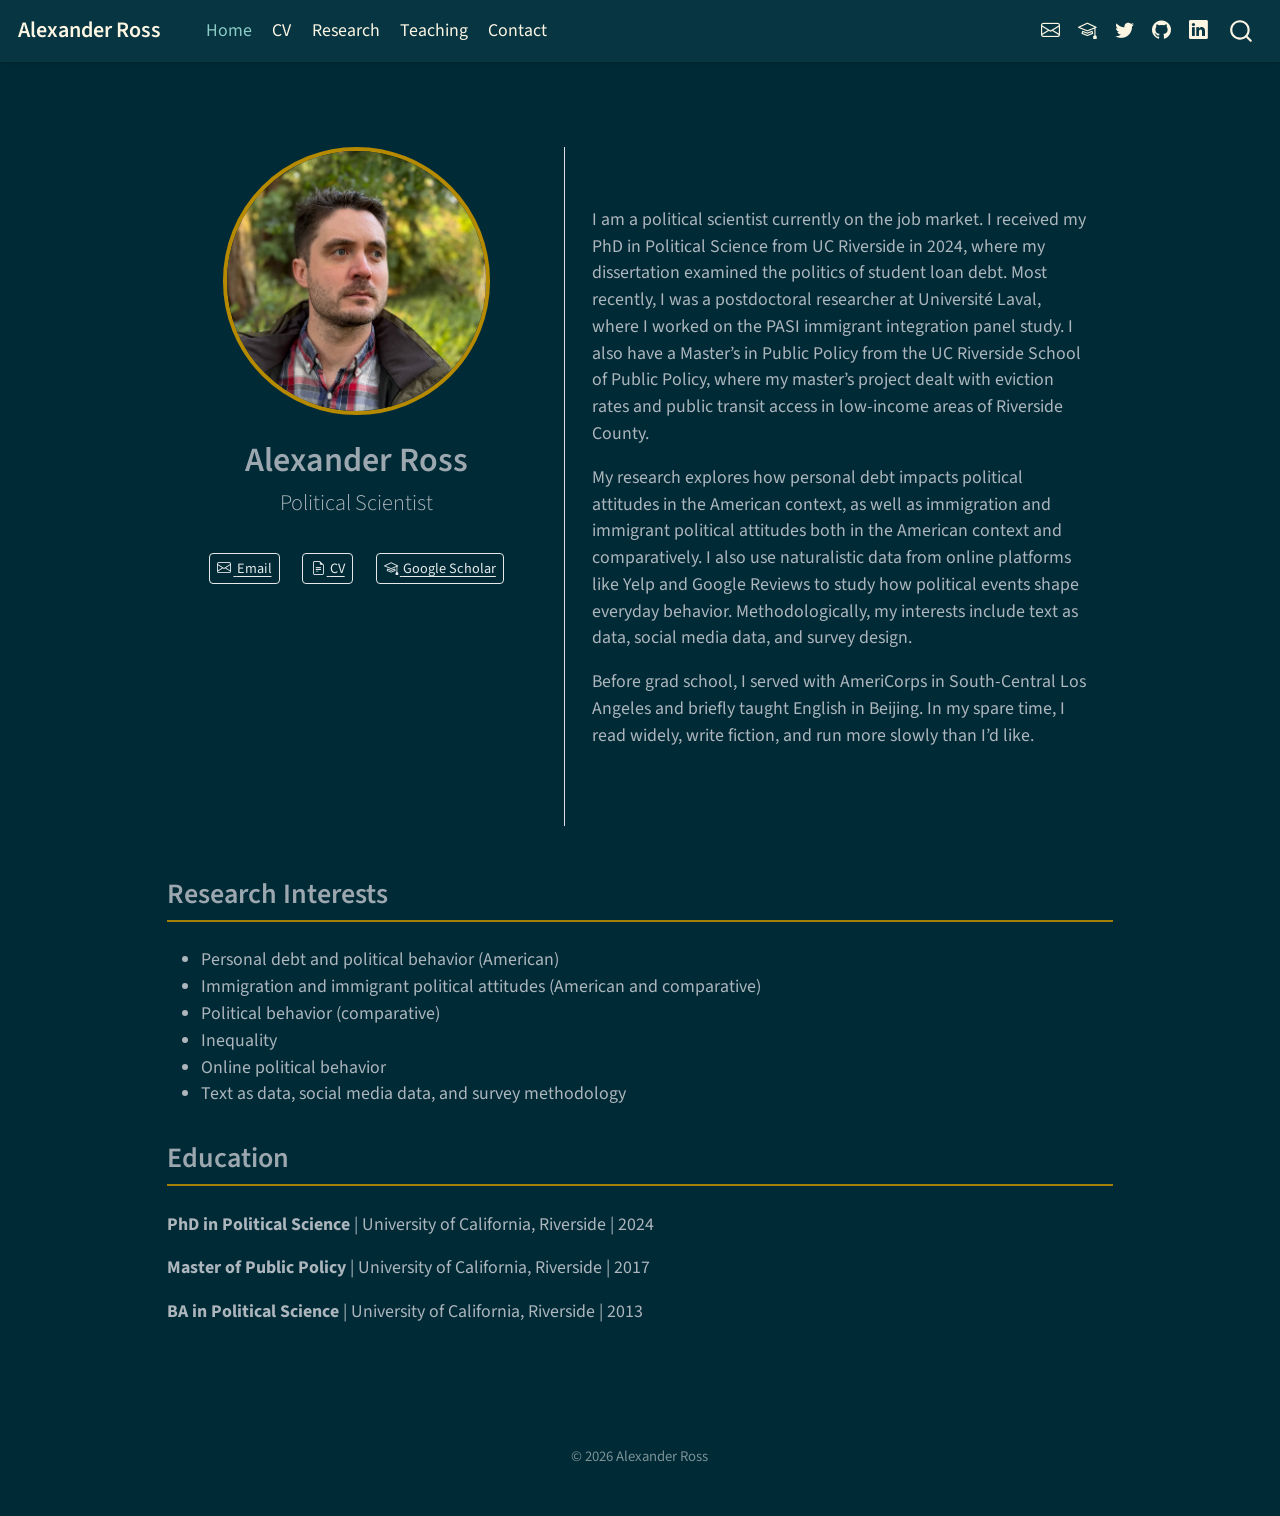
<file: docs/index.html>
<!DOCTYPE html>
<html xmlns="http://www.w3.org/1999/xhtml" lang="en" xml:lang="en"><head>

<meta charset="utf-8">
<meta name="generator" content="quarto-1.3.450">

<meta name="viewport" content="width=device-width, initial-scale=1.0, user-scalable=yes">


<title>Alexander Ross</title>
<style>
code{white-space: pre-wrap;}
span.smallcaps{font-variant: small-caps;}
div.columns{display: flex; gap: min(4vw, 1.5em);}
div.column{flex: auto; overflow-x: auto;}
div.hanging-indent{margin-left: 1.5em; text-indent: -1.5em;}
ul.task-list{list-style: none;}
ul.task-list li input[type="checkbox"] {
  width: 0.8em;
  margin: 0 0.8em 0.2em -1em; /* quarto-specific, see https://github.com/quarto-dev/quarto-cli/issues/4556 */ 
  vertical-align: middle;
}
</style>


<script src="site_libs/quarto-nav/quarto-nav.js"></script>
<script src="site_libs/quarto-nav/headroom.min.js"></script>
<script src="site_libs/clipboard/clipboard.min.js"></script>
<script src="site_libs/quarto-search/autocomplete.umd.js"></script>
<script src="site_libs/quarto-search/fuse.min.js"></script>
<script src="site_libs/quarto-search/quarto-search.js"></script>
<meta name="quarto:offset" content="./">
<script src="site_libs/quarto-html/quarto.js"></script>
<script src="site_libs/quarto-html/popper.min.js"></script>
<script src="site_libs/quarto-html/tippy.umd.min.js"></script>
<link href="site_libs/quarto-html/tippy.css" rel="stylesheet">
<link href="site_libs/quarto-html/quarto-syntax-highlighting-dark.css" rel="stylesheet" id="quarto-text-highlighting-styles">
<script src="site_libs/bootstrap/bootstrap.min.js"></script>
<link href="site_libs/bootstrap/bootstrap-icons.css" rel="stylesheet">
<link href="site_libs/bootstrap/bootstrap.min.css" rel="stylesheet" id="quarto-bootstrap" data-mode="dark">
<script id="quarto-search-options" type="application/json">{
  "location": "navbar",
  "copy-button": false,
  "collapse-after": 3,
  "panel-placement": "end",
  "type": "overlay",
  "limit": 20,
  "language": {
    "search-no-results-text": "No results",
    "search-matching-documents-text": "matching documents",
    "search-copy-link-title": "Copy link to search",
    "search-hide-matches-text": "Hide additional matches",
    "search-more-match-text": "more match in this document",
    "search-more-matches-text": "more matches in this document",
    "search-clear-button-title": "Clear",
    "search-detached-cancel-button-title": "Cancel",
    "search-submit-button-title": "Submit",
    "search-label": "Search"
  }
}</script>


<link rel="stylesheet" href="custom.css">
</head>

<body class="nav-fixed">

<div id="quarto-search-results"></div>
  <header id="quarto-header" class="headroom fixed-top">
    <nav class="navbar navbar-expand-lg navbar-dark ">
      <div class="navbar-container container-fluid">
      <div class="navbar-brand-container">
    <a class="navbar-brand" href="./index.html">
    <span class="navbar-title">Alexander Ross</span>
    </a>
  </div>
            <div id="quarto-search" class="" title="Search"></div>
          <button class="navbar-toggler" type="button" data-bs-toggle="collapse" data-bs-target="#navbarCollapse" aria-controls="navbarCollapse" aria-expanded="false" aria-label="Toggle navigation" onclick="if (window.quartoToggleHeadroom) { window.quartoToggleHeadroom(); }">
  <span class="navbar-toggler-icon"></span>
</button>
          <div class="collapse navbar-collapse" id="navbarCollapse">
            <ul class="navbar-nav navbar-nav-scroll me-auto">
  <li class="nav-item">
    <a class="nav-link active" href="./index.html" rel="" target="" aria-current="page">
 <span class="menu-text">Home</span></a>
  </li>  
  <li class="nav-item">
    <a class="nav-link" href="./cv.html" rel="" target="">
 <span class="menu-text">CV</span></a>
  </li>  
  <li class="nav-item">
    <a class="nav-link" href="./projects.html" rel="" target="">
 <span class="menu-text">Research</span></a>
  </li>  
  <li class="nav-item">
    <a class="nav-link" href="./teaching.html" rel="" target="">
 <span class="menu-text">Teaching</span></a>
  </li>  
  <li class="nav-item">
    <a class="nav-link" href="./contact.html" rel="" target="">
 <span class="menu-text">Contact</span></a>
  </li>  
</ul>
            <ul class="navbar-nav navbar-nav-scroll ms-auto">
  <li class="nav-item compact">
    <a class="nav-link" href="mailto:alexander-frederick.ross.1@ulaval.ca" rel="" target=""><i class="bi bi-envelope" role="img">
</i> 
 <span class="menu-text"></span></a>
  </li>  
  <li class="nav-item compact">
    <a class="nav-link" href="https://scholar.google.com/citations?user=n7m5UVcAAAAJ&amp;hl=en" rel="" target=""><i class="bi bi-mortarboard" role="img">
</i> 
 <span class="menu-text"></span></a>
  </li>  
  <li class="nav-item compact">
    <a class="nav-link" href="https://twitter.com/aross005" rel="" target=""><i class="bi bi-twitter" role="img">
</i> 
 <span class="menu-text"></span></a>
  </li>  
  <li class="nav-item compact">
    <a class="nav-link" href="https://github.com/aross005" rel="" target=""><i class="bi bi-github" role="img">
</i> 
 <span class="menu-text"></span></a>
  </li>  
  <li class="nav-item compact">
    <a class="nav-link" href="https://www.linkedin.com/in/alexander-ross-bb9360158/" rel="" target=""><i class="bi bi-linkedin" role="img">
</i> 
 <span class="menu-text"></span></a>
  </li>  
</ul>
            <div class="quarto-navbar-tools">
</div>
          </div> <!-- /navcollapse -->
      </div> <!-- /container-fluid -->
    </nav>
</header>
<!-- content -->
<div id="quarto-content" class="quarto-container page-columns page-rows-contents page-layout-full page-navbar">
<!-- sidebar -->
<!-- margin-sidebar -->
    
<!-- main -->
<main class="content column-page" id="quarto-document-content">



<div class="quarto-about-trestles column-page">
  <div class="about-entity">
    <img src="images/headshot.jpeg" class="about-image
  round " style="height: 15em; width: 15em;">
<header id="title-block-header" class="quarto-title-block default">
<div class="quarto-title">
<h1 class="title">Alexander Ross</h1>
<p class="subtitle lead">Political Scientist</p>
</div>
<div class="quarto-title-meta">
  </div>
</header>
    <div class="about-links">
  <a href="mailto:alexander-frederick.ross.1@ulaval.ca" class="about-link" rel="" target="">
    <i class="bi bi-envelope"></i>
     <span class="about-link-text">Email</span>
  </a>
  <a href="/cv.html" class="about-link" rel="" target="">
    <i class="bi bi-file-earmark-text"></i>
     <span class="about-link-text">CV</span>
  </a>
  <a href="https://scholar.google.com/citations?user=n7m5UVcAAAAJ&amp;hl=en" class="about-link" rel="" target="">
    <i class="bi bi-mortarboard"></i>
     <span class="about-link-text">Google Scholar</span>
  </a>
</div>
  </div>
  <div class="about-contents"><div id="hero-heading">
<p>I am a political scientist currently on the job market. I received my PhD in Political Science from UC Riverside in 2024, where my dissertation examined the politics of student loan debt. Most recently, I was a postdoctoral researcher at Université Laval, where I worked on the PASI immigrant integration panel study. I also have a Master’s in Public Policy from the UC Riverside School of Public Policy, where my master’s project dealt with eviction rates and public transit access in low-income areas of Riverside County.</p>
<p>My research explores how personal debt impacts political attitudes in the American context, as well as immigration and immigrant political attitudes both in the American context and comparatively. I also use naturalistic data from online platforms like Yelp and Google Reviews to study how political events shape everyday behavior. Methodologically, my interests include text as data, social media data, and survey design.</p>
<p>Before grad school, I served with AmeriCorps in South-Central Los Angeles and briefly taught English in Beijing. In my spare time, I read widely, write fiction, and run more slowly than I’d like.</p>
</div></div>
</div>

<section id="research-interests" class="level2">
<h2 data-anchor-id="research-interests">Research Interests</h2>
<ul>
<li>Personal debt and political behavior (American)</li>
<li>Immigration and immigrant political attitudes (American and comparative)</li>
<li>Political behavior (comparative)</li>
<li>Inequality</li>
<li>Online political behavior</li>
<li>Text as data, social media data, and survey methodology</li>
</ul>
</section>
<section id="education" class="level2">
<h2 data-anchor-id="education">Education</h2>
<p><strong>PhD in Political Science</strong> | University of California, Riverside | 2024</p>
<p><strong>Master of Public Policy</strong> | University of California, Riverside | 2017</p>
<p><strong>BA in Political Science</strong> | University of California, Riverside | 2013</p>
<!-- ## News -->
<!-- *Check back for updates on recent publications, conference presentations, and other academic news.* -->



</section>

</main> <!-- /main -->
<script id="quarto-html-after-body" type="application/javascript">
window.document.addEventListener("DOMContentLoaded", function (event) {
  const toggleBodyColorMode = (bsSheetEl) => {
    const mode = bsSheetEl.getAttribute("data-mode");
    const bodyEl = window.document.querySelector("body");
    if (mode === "dark") {
      bodyEl.classList.add("quarto-dark");
      bodyEl.classList.remove("quarto-light");
    } else {
      bodyEl.classList.add("quarto-light");
      bodyEl.classList.remove("quarto-dark");
    }
  }
  const toggleBodyColorPrimary = () => {
    const bsSheetEl = window.document.querySelector("link#quarto-bootstrap");
    if (bsSheetEl) {
      toggleBodyColorMode(bsSheetEl);
    }
  }
  toggleBodyColorPrimary();  
  const isCodeAnnotation = (el) => {
    for (const clz of el.classList) {
      if (clz.startsWith('code-annotation-')) {                     
        return true;
      }
    }
    return false;
  }
  const clipboard = new window.ClipboardJS('.code-copy-button', {
    text: function(trigger) {
      const codeEl = trigger.previousElementSibling.cloneNode(true);
      for (const childEl of codeEl.children) {
        if (isCodeAnnotation(childEl)) {
          childEl.remove();
        }
      }
      return codeEl.innerText;
    }
  });
  clipboard.on('success', function(e) {
    // button target
    const button = e.trigger;
    // don't keep focus
    button.blur();
    // flash "checked"
    button.classList.add('code-copy-button-checked');
    var currentTitle = button.getAttribute("title");
    button.setAttribute("title", "Copied!");
    let tooltip;
    if (window.bootstrap) {
      button.setAttribute("data-bs-toggle", "tooltip");
      button.setAttribute("data-bs-placement", "left");
      button.setAttribute("data-bs-title", "Copied!");
      tooltip = new bootstrap.Tooltip(button, 
        { trigger: "manual", 
          customClass: "code-copy-button-tooltip",
          offset: [0, -8]});
      tooltip.show();    
    }
    setTimeout(function() {
      if (tooltip) {
        tooltip.hide();
        button.removeAttribute("data-bs-title");
        button.removeAttribute("data-bs-toggle");
        button.removeAttribute("data-bs-placement");
      }
      button.setAttribute("title", currentTitle);
      button.classList.remove('code-copy-button-checked');
    }, 1000);
    // clear code selection
    e.clearSelection();
  });
  function tippyHover(el, contentFn) {
    const config = {
      allowHTML: true,
      content: contentFn,
      maxWidth: 500,
      delay: 100,
      arrow: false,
      appendTo: function(el) {
          return el.parentElement;
      },
      interactive: true,
      interactiveBorder: 10,
      theme: 'quarto',
      placement: 'bottom-start'
    };
    window.tippy(el, config); 
  }
  const noterefs = window.document.querySelectorAll('a[role="doc-noteref"]');
  for (var i=0; i<noterefs.length; i++) {
    const ref = noterefs[i];
    tippyHover(ref, function() {
      // use id or data attribute instead here
      let href = ref.getAttribute('data-footnote-href') || ref.getAttribute('href');
      try { href = new URL(href).hash; } catch {}
      const id = href.replace(/^#\/?/, "");
      const note = window.document.getElementById(id);
      return note.innerHTML;
    });
  }
      let selectedAnnoteEl;
      const selectorForAnnotation = ( cell, annotation) => {
        let cellAttr = 'data-code-cell="' + cell + '"';
        let lineAttr = 'data-code-annotation="' +  annotation + '"';
        const selector = 'span[' + cellAttr + '][' + lineAttr + ']';
        return selector;
      }
      const selectCodeLines = (annoteEl) => {
        const doc = window.document;
        const targetCell = annoteEl.getAttribute("data-target-cell");
        const targetAnnotation = annoteEl.getAttribute("data-target-annotation");
        const annoteSpan = window.document.querySelector(selectorForAnnotation(targetCell, targetAnnotation));
        const lines = annoteSpan.getAttribute("data-code-lines").split(",");
        const lineIds = lines.map((line) => {
          return targetCell + "-" + line;
        })
        let top = null;
        let height = null;
        let parent = null;
        if (lineIds.length > 0) {
            //compute the position of the single el (top and bottom and make a div)
            const el = window.document.getElementById(lineIds[0]);
            top = el.offsetTop;
            height = el.offsetHeight;
            parent = el.parentElement.parentElement;
          if (lineIds.length > 1) {
            const lastEl = window.document.getElementById(lineIds[lineIds.length - 1]);
            const bottom = lastEl.offsetTop + lastEl.offsetHeight;
            height = bottom - top;
          }
          if (top !== null && height !== null && parent !== null) {
            // cook up a div (if necessary) and position it 
            let div = window.document.getElementById("code-annotation-line-highlight");
            if (div === null) {
              div = window.document.createElement("div");
              div.setAttribute("id", "code-annotation-line-highlight");
              div.style.position = 'absolute';
              parent.appendChild(div);
            }
            div.style.top = top - 2 + "px";
            div.style.height = height + 4 + "px";
            let gutterDiv = window.document.getElementById("code-annotation-line-highlight-gutter");
            if (gutterDiv === null) {
              gutterDiv = window.document.createElement("div");
              gutterDiv.setAttribute("id", "code-annotation-line-highlight-gutter");
              gutterDiv.style.position = 'absolute';
              const codeCell = window.document.getElementById(targetCell);
              const gutter = codeCell.querySelector('.code-annotation-gutter');
              gutter.appendChild(gutterDiv);
            }
            gutterDiv.style.top = top - 2 + "px";
            gutterDiv.style.height = height + 4 + "px";
          }
          selectedAnnoteEl = annoteEl;
        }
      };
      const unselectCodeLines = () => {
        const elementsIds = ["code-annotation-line-highlight", "code-annotation-line-highlight-gutter"];
        elementsIds.forEach((elId) => {
          const div = window.document.getElementById(elId);
          if (div) {
            div.remove();
          }
        });
        selectedAnnoteEl = undefined;
      };
      // Attach click handler to the DT
      const annoteDls = window.document.querySelectorAll('dt[data-target-cell]');
      for (const annoteDlNode of annoteDls) {
        annoteDlNode.addEventListener('click', (event) => {
          const clickedEl = event.target;
          if (clickedEl !== selectedAnnoteEl) {
            unselectCodeLines();
            const activeEl = window.document.querySelector('dt[data-target-cell].code-annotation-active');
            if (activeEl) {
              activeEl.classList.remove('code-annotation-active');
            }
            selectCodeLines(clickedEl);
            clickedEl.classList.add('code-annotation-active');
          } else {
            // Unselect the line
            unselectCodeLines();
            clickedEl.classList.remove('code-annotation-active');
          }
        });
      }
  const findCites = (el) => {
    const parentEl = el.parentElement;
    if (parentEl) {
      const cites = parentEl.dataset.cites;
      if (cites) {
        return {
          el,
          cites: cites.split(' ')
        };
      } else {
        return findCites(el.parentElement)
      }
    } else {
      return undefined;
    }
  };
  var bibliorefs = window.document.querySelectorAll('a[role="doc-biblioref"]');
  for (var i=0; i<bibliorefs.length; i++) {
    const ref = bibliorefs[i];
    const citeInfo = findCites(ref);
    if (citeInfo) {
      tippyHover(citeInfo.el, function() {
        var popup = window.document.createElement('div');
        citeInfo.cites.forEach(function(cite) {
          var citeDiv = window.document.createElement('div');
          citeDiv.classList.add('hanging-indent');
          citeDiv.classList.add('csl-entry');
          var biblioDiv = window.document.getElementById('ref-' + cite);
          if (biblioDiv) {
            citeDiv.innerHTML = biblioDiv.innerHTML;
          }
          popup.appendChild(citeDiv);
        });
        return popup.innerHTML;
      });
    }
  }
});
</script>
</div> <!-- /content -->
<footer class="footer">
  <div class="nav-footer">
    <div class="nav-footer-left">
      &nbsp;
    </div>   
    <div class="nav-footer-center">© 2026 Alexander Ross</div>
    <div class="nav-footer-right">
      &nbsp;
    </div>
  </div>
</footer>



</body></html>
</file>
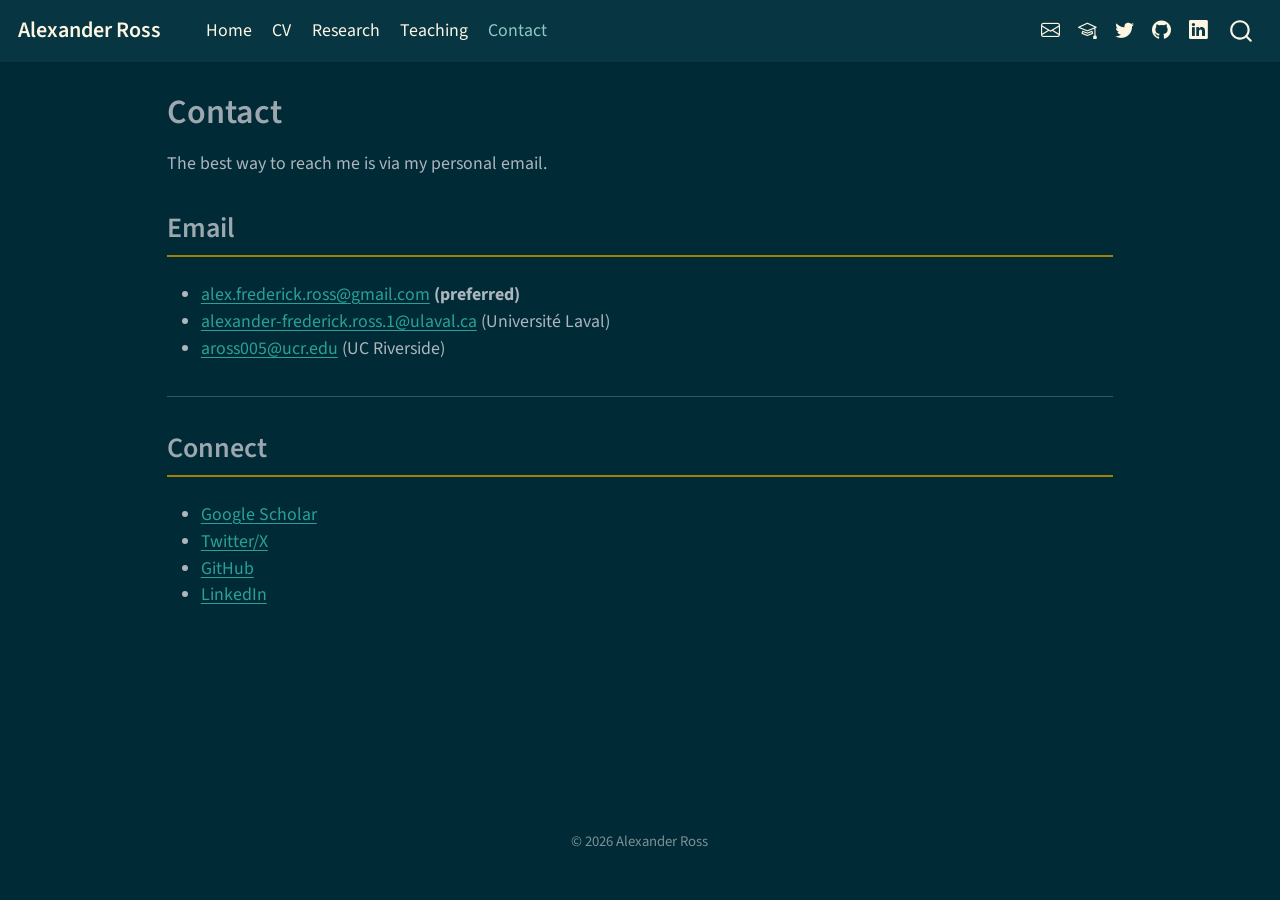
<file: docs/contact.html>
<!DOCTYPE html>
<html xmlns="http://www.w3.org/1999/xhtml" lang="en" xml:lang="en"><head>

<meta charset="utf-8">
<meta name="generator" content="quarto-1.3.450">

<meta name="viewport" content="width=device-width, initial-scale=1.0, user-scalable=yes">


<title>Alexander Ross - Contact</title>
<style>
code{white-space: pre-wrap;}
span.smallcaps{font-variant: small-caps;}
div.columns{display: flex; gap: min(4vw, 1.5em);}
div.column{flex: auto; overflow-x: auto;}
div.hanging-indent{margin-left: 1.5em; text-indent: -1.5em;}
ul.task-list{list-style: none;}
ul.task-list li input[type="checkbox"] {
  width: 0.8em;
  margin: 0 0.8em 0.2em -1em; /* quarto-specific, see https://github.com/quarto-dev/quarto-cli/issues/4556 */ 
  vertical-align: middle;
}
</style>


<script src="site_libs/quarto-nav/quarto-nav.js"></script>
<script src="site_libs/quarto-nav/headroom.min.js"></script>
<script src="site_libs/clipboard/clipboard.min.js"></script>
<script src="site_libs/quarto-search/autocomplete.umd.js"></script>
<script src="site_libs/quarto-search/fuse.min.js"></script>
<script src="site_libs/quarto-search/quarto-search.js"></script>
<meta name="quarto:offset" content="./">
<script src="site_libs/quarto-html/quarto.js"></script>
<script src="site_libs/quarto-html/popper.min.js"></script>
<script src="site_libs/quarto-html/tippy.umd.min.js"></script>
<script src="site_libs/quarto-html/anchor.min.js"></script>
<link href="site_libs/quarto-html/tippy.css" rel="stylesheet">
<link href="site_libs/quarto-html/quarto-syntax-highlighting-dark.css" rel="stylesheet" id="quarto-text-highlighting-styles">
<script src="site_libs/bootstrap/bootstrap.min.js"></script>
<link href="site_libs/bootstrap/bootstrap-icons.css" rel="stylesheet">
<link href="site_libs/bootstrap/bootstrap.min.css" rel="stylesheet" id="quarto-bootstrap" data-mode="dark">
<script id="quarto-search-options" type="application/json">{
  "location": "navbar",
  "copy-button": false,
  "collapse-after": 3,
  "panel-placement": "end",
  "type": "overlay",
  "limit": 20,
  "language": {
    "search-no-results-text": "No results",
    "search-matching-documents-text": "matching documents",
    "search-copy-link-title": "Copy link to search",
    "search-hide-matches-text": "Hide additional matches",
    "search-more-match-text": "more match in this document",
    "search-more-matches-text": "more matches in this document",
    "search-clear-button-title": "Clear",
    "search-detached-cancel-button-title": "Cancel",
    "search-submit-button-title": "Submit",
    "search-label": "Search"
  }
}</script>


<link rel="stylesheet" href="custom.css">
</head>

<body class="nav-fixed">

<div id="quarto-search-results"></div>
  <header id="quarto-header" class="headroom fixed-top">
    <nav class="navbar navbar-expand-lg navbar-dark ">
      <div class="navbar-container container-fluid">
      <div class="navbar-brand-container">
    <a class="navbar-brand" href="./index.html">
    <span class="navbar-title">Alexander Ross</span>
    </a>
  </div>
            <div id="quarto-search" class="" title="Search"></div>
          <button class="navbar-toggler" type="button" data-bs-toggle="collapse" data-bs-target="#navbarCollapse" aria-controls="navbarCollapse" aria-expanded="false" aria-label="Toggle navigation" onclick="if (window.quartoToggleHeadroom) { window.quartoToggleHeadroom(); }">
  <span class="navbar-toggler-icon"></span>
</button>
          <div class="collapse navbar-collapse" id="navbarCollapse">
            <ul class="navbar-nav navbar-nav-scroll me-auto">
  <li class="nav-item">
    <a class="nav-link" href="./index.html" rel="" target="">
 <span class="menu-text">Home</span></a>
  </li>  
  <li class="nav-item">
    <a class="nav-link" href="./cv.html" rel="" target="">
 <span class="menu-text">CV</span></a>
  </li>  
  <li class="nav-item">
    <a class="nav-link" href="./projects.html" rel="" target="">
 <span class="menu-text">Research</span></a>
  </li>  
  <li class="nav-item">
    <a class="nav-link" href="./teaching.html" rel="" target="">
 <span class="menu-text">Teaching</span></a>
  </li>  
  <li class="nav-item">
    <a class="nav-link active" href="./contact.html" rel="" target="" aria-current="page">
 <span class="menu-text">Contact</span></a>
  </li>  
</ul>
            <ul class="navbar-nav navbar-nav-scroll ms-auto">
  <li class="nav-item compact">
    <a class="nav-link" href="mailto:alexander-frederick.ross.1@ulaval.ca" rel="" target=""><i class="bi bi-envelope" role="img">
</i> 
 <span class="menu-text"></span></a>
  </li>  
  <li class="nav-item compact">
    <a class="nav-link" href="https://scholar.google.com/citations?user=n7m5UVcAAAAJ&amp;hl=en" rel="" target=""><i class="bi bi-mortarboard" role="img">
</i> 
 <span class="menu-text"></span></a>
  </li>  
  <li class="nav-item compact">
    <a class="nav-link" href="https://twitter.com/aross005" rel="" target=""><i class="bi bi-twitter" role="img">
</i> 
 <span class="menu-text"></span></a>
  </li>  
  <li class="nav-item compact">
    <a class="nav-link" href="https://github.com/aross005" rel="" target=""><i class="bi bi-github" role="img">
</i> 
 <span class="menu-text"></span></a>
  </li>  
  <li class="nav-item compact">
    <a class="nav-link" href="https://www.linkedin.com/in/alexander-ross-bb9360158/" rel="" target=""><i class="bi bi-linkedin" role="img">
</i> 
 <span class="menu-text"></span></a>
  </li>  
</ul>
            <div class="quarto-navbar-tools">
</div>
          </div> <!-- /navcollapse -->
      </div> <!-- /container-fluid -->
    </nav>
</header>
<!-- content -->
<div id="quarto-content" class="quarto-container page-columns page-rows-contents page-layout-full page-navbar">
<!-- sidebar -->
<!-- margin-sidebar -->
    
<!-- main -->
<main class="content column-page" id="quarto-document-content">

<header id="title-block-header" class="quarto-title-block default">
<div class="quarto-title">
<h1 class="title">Contact</h1>
</div>



<div class="quarto-title-meta">

    
  
    
  </div>
  

</header>

<p>The best way to reach me is via my personal email.</p>
<section id="email" class="level2">
<h2 class="anchored" data-anchor-id="email">Email</h2>
<ul>
<li><a href="mailto:alex.frederick.ross@gmail.com">alex.frederick.ross@gmail.com</a> <strong>(preferred)</strong></li>
<li><a href="mailto:alexander-frederick.ross.1@ulaval.ca">alexander-frederick.ross.1@ulaval.ca</a> (Université Laval)</li>
<li><a href="mailto:aross005@ucr.edu">aross005@ucr.edu</a> (UC Riverside)</li>
</ul>
<hr>
</section>
<section id="connect" class="level2">
<h2 class="anchored" data-anchor-id="connect">Connect</h2>
<ul>
<li><a href="https://scholar.google.com/citations?user=n7m5UVcAAAAJ&amp;hl=en">Google Scholar</a></li>
<li><a href="https://twitter.com/aross005">Twitter/X</a></li>
<li><a href="https://github.com/aross005">GitHub</a></li>
<li><a href="https://www.linkedin.com/in/alexander-ross-bb9360158/">LinkedIn</a></li>
</ul>


</section>

</main> <!-- /main -->
<script id="quarto-html-after-body" type="application/javascript">
window.document.addEventListener("DOMContentLoaded", function (event) {
  const toggleBodyColorMode = (bsSheetEl) => {
    const mode = bsSheetEl.getAttribute("data-mode");
    const bodyEl = window.document.querySelector("body");
    if (mode === "dark") {
      bodyEl.classList.add("quarto-dark");
      bodyEl.classList.remove("quarto-light");
    } else {
      bodyEl.classList.add("quarto-light");
      bodyEl.classList.remove("quarto-dark");
    }
  }
  const toggleBodyColorPrimary = () => {
    const bsSheetEl = window.document.querySelector("link#quarto-bootstrap");
    if (bsSheetEl) {
      toggleBodyColorMode(bsSheetEl);
    }
  }
  toggleBodyColorPrimary();  
  const icon = "";
  const anchorJS = new window.AnchorJS();
  anchorJS.options = {
    placement: 'right',
    icon: icon
  };
  anchorJS.add('.anchored');
  const isCodeAnnotation = (el) => {
    for (const clz of el.classList) {
      if (clz.startsWith('code-annotation-')) {                     
        return true;
      }
    }
    return false;
  }
  const clipboard = new window.ClipboardJS('.code-copy-button', {
    text: function(trigger) {
      const codeEl = trigger.previousElementSibling.cloneNode(true);
      for (const childEl of codeEl.children) {
        if (isCodeAnnotation(childEl)) {
          childEl.remove();
        }
      }
      return codeEl.innerText;
    }
  });
  clipboard.on('success', function(e) {
    // button target
    const button = e.trigger;
    // don't keep focus
    button.blur();
    // flash "checked"
    button.classList.add('code-copy-button-checked');
    var currentTitle = button.getAttribute("title");
    button.setAttribute("title", "Copied!");
    let tooltip;
    if (window.bootstrap) {
      button.setAttribute("data-bs-toggle", "tooltip");
      button.setAttribute("data-bs-placement", "left");
      button.setAttribute("data-bs-title", "Copied!");
      tooltip = new bootstrap.Tooltip(button, 
        { trigger: "manual", 
          customClass: "code-copy-button-tooltip",
          offset: [0, -8]});
      tooltip.show();    
    }
    setTimeout(function() {
      if (tooltip) {
        tooltip.hide();
        button.removeAttribute("data-bs-title");
        button.removeAttribute("data-bs-toggle");
        button.removeAttribute("data-bs-placement");
      }
      button.setAttribute("title", currentTitle);
      button.classList.remove('code-copy-button-checked');
    }, 1000);
    // clear code selection
    e.clearSelection();
  });
  function tippyHover(el, contentFn) {
    const config = {
      allowHTML: true,
      content: contentFn,
      maxWidth: 500,
      delay: 100,
      arrow: false,
      appendTo: function(el) {
          return el.parentElement;
      },
      interactive: true,
      interactiveBorder: 10,
      theme: 'quarto',
      placement: 'bottom-start'
    };
    window.tippy(el, config); 
  }
  const noterefs = window.document.querySelectorAll('a[role="doc-noteref"]');
  for (var i=0; i<noterefs.length; i++) {
    const ref = noterefs[i];
    tippyHover(ref, function() {
      // use id or data attribute instead here
      let href = ref.getAttribute('data-footnote-href') || ref.getAttribute('href');
      try { href = new URL(href).hash; } catch {}
      const id = href.replace(/^#\/?/, "");
      const note = window.document.getElementById(id);
      return note.innerHTML;
    });
  }
      let selectedAnnoteEl;
      const selectorForAnnotation = ( cell, annotation) => {
        let cellAttr = 'data-code-cell="' + cell + '"';
        let lineAttr = 'data-code-annotation="' +  annotation + '"';
        const selector = 'span[' + cellAttr + '][' + lineAttr + ']';
        return selector;
      }
      const selectCodeLines = (annoteEl) => {
        const doc = window.document;
        const targetCell = annoteEl.getAttribute("data-target-cell");
        const targetAnnotation = annoteEl.getAttribute("data-target-annotation");
        const annoteSpan = window.document.querySelector(selectorForAnnotation(targetCell, targetAnnotation));
        const lines = annoteSpan.getAttribute("data-code-lines").split(",");
        const lineIds = lines.map((line) => {
          return targetCell + "-" + line;
        })
        let top = null;
        let height = null;
        let parent = null;
        if (lineIds.length > 0) {
            //compute the position of the single el (top and bottom and make a div)
            const el = window.document.getElementById(lineIds[0]);
            top = el.offsetTop;
            height = el.offsetHeight;
            parent = el.parentElement.parentElement;
          if (lineIds.length > 1) {
            const lastEl = window.document.getElementById(lineIds[lineIds.length - 1]);
            const bottom = lastEl.offsetTop + lastEl.offsetHeight;
            height = bottom - top;
          }
          if (top !== null && height !== null && parent !== null) {
            // cook up a div (if necessary) and position it 
            let div = window.document.getElementById("code-annotation-line-highlight");
            if (div === null) {
              div = window.document.createElement("div");
              div.setAttribute("id", "code-annotation-line-highlight");
              div.style.position = 'absolute';
              parent.appendChild(div);
            }
            div.style.top = top - 2 + "px";
            div.style.height = height + 4 + "px";
            let gutterDiv = window.document.getElementById("code-annotation-line-highlight-gutter");
            if (gutterDiv === null) {
              gutterDiv = window.document.createElement("div");
              gutterDiv.setAttribute("id", "code-annotation-line-highlight-gutter");
              gutterDiv.style.position = 'absolute';
              const codeCell = window.document.getElementById(targetCell);
              const gutter = codeCell.querySelector('.code-annotation-gutter');
              gutter.appendChild(gutterDiv);
            }
            gutterDiv.style.top = top - 2 + "px";
            gutterDiv.style.height = height + 4 + "px";
          }
          selectedAnnoteEl = annoteEl;
        }
      };
      const unselectCodeLines = () => {
        const elementsIds = ["code-annotation-line-highlight", "code-annotation-line-highlight-gutter"];
        elementsIds.forEach((elId) => {
          const div = window.document.getElementById(elId);
          if (div) {
            div.remove();
          }
        });
        selectedAnnoteEl = undefined;
      };
      // Attach click handler to the DT
      const annoteDls = window.document.querySelectorAll('dt[data-target-cell]');
      for (const annoteDlNode of annoteDls) {
        annoteDlNode.addEventListener('click', (event) => {
          const clickedEl = event.target;
          if (clickedEl !== selectedAnnoteEl) {
            unselectCodeLines();
            const activeEl = window.document.querySelector('dt[data-target-cell].code-annotation-active');
            if (activeEl) {
              activeEl.classList.remove('code-annotation-active');
            }
            selectCodeLines(clickedEl);
            clickedEl.classList.add('code-annotation-active');
          } else {
            // Unselect the line
            unselectCodeLines();
            clickedEl.classList.remove('code-annotation-active');
          }
        });
      }
  const findCites = (el) => {
    const parentEl = el.parentElement;
    if (parentEl) {
      const cites = parentEl.dataset.cites;
      if (cites) {
        return {
          el,
          cites: cites.split(' ')
        };
      } else {
        return findCites(el.parentElement)
      }
    } else {
      return undefined;
    }
  };
  var bibliorefs = window.document.querySelectorAll('a[role="doc-biblioref"]');
  for (var i=0; i<bibliorefs.length; i++) {
    const ref = bibliorefs[i];
    const citeInfo = findCites(ref);
    if (citeInfo) {
      tippyHover(citeInfo.el, function() {
        var popup = window.document.createElement('div');
        citeInfo.cites.forEach(function(cite) {
          var citeDiv = window.document.createElement('div');
          citeDiv.classList.add('hanging-indent');
          citeDiv.classList.add('csl-entry');
          var biblioDiv = window.document.getElementById('ref-' + cite);
          if (biblioDiv) {
            citeDiv.innerHTML = biblioDiv.innerHTML;
          }
          popup.appendChild(citeDiv);
        });
        return popup.innerHTML;
      });
    }
  }
});
</script>
</div> <!-- /content -->
<footer class="footer">
  <div class="nav-footer">
    <div class="nav-footer-left">
      &nbsp;
    </div>   
    <div class="nav-footer-center">© 2026 Alexander Ross</div>
    <div class="nav-footer-right">
      &nbsp;
    </div>
  </div>
</footer>



</body></html>
</file>
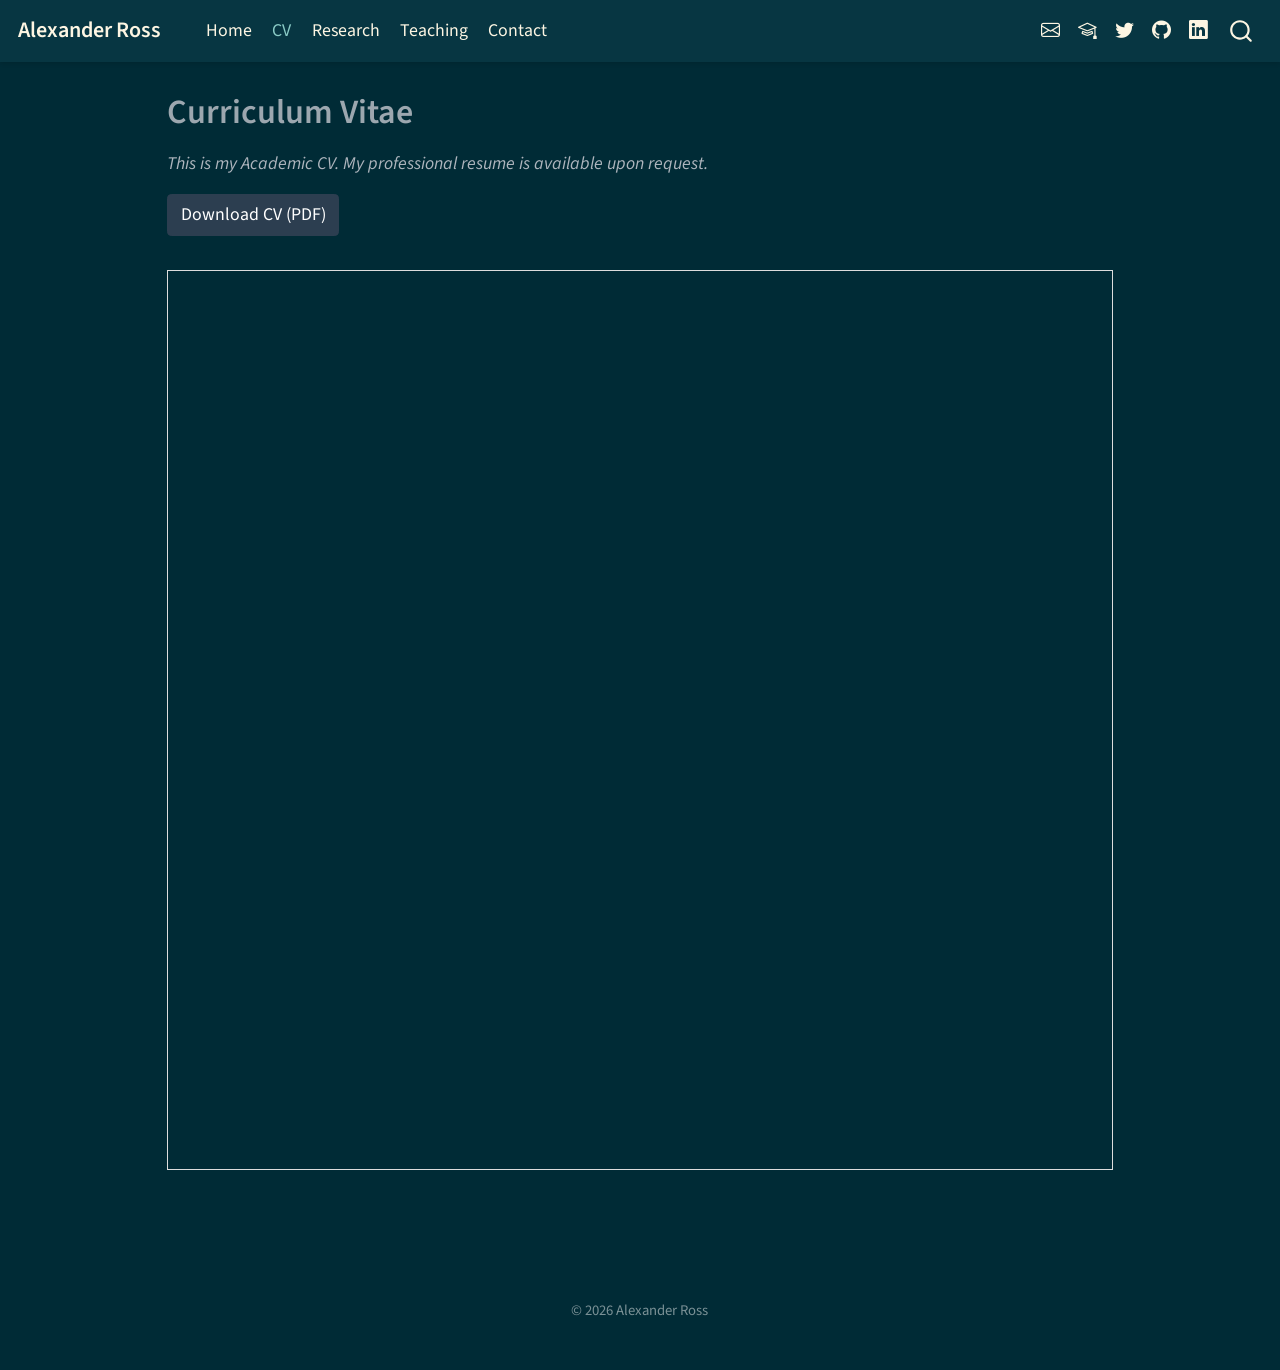
<file: docs/cv.html>
<!DOCTYPE html>
<html xmlns="http://www.w3.org/1999/xhtml" lang="en" xml:lang="en"><head>

<meta charset="utf-8">
<meta name="generator" content="quarto-1.3.450">

<meta name="viewport" content="width=device-width, initial-scale=1.0, user-scalable=yes">


<title>Alexander Ross - Curriculum Vitae</title>
<style>
code{white-space: pre-wrap;}
span.smallcaps{font-variant: small-caps;}
div.columns{display: flex; gap: min(4vw, 1.5em);}
div.column{flex: auto; overflow-x: auto;}
div.hanging-indent{margin-left: 1.5em; text-indent: -1.5em;}
ul.task-list{list-style: none;}
ul.task-list li input[type="checkbox"] {
  width: 0.8em;
  margin: 0 0.8em 0.2em -1em; /* quarto-specific, see https://github.com/quarto-dev/quarto-cli/issues/4556 */ 
  vertical-align: middle;
}
</style>


<script src="site_libs/quarto-nav/quarto-nav.js"></script>
<script src="site_libs/quarto-nav/headroom.min.js"></script>
<script src="site_libs/clipboard/clipboard.min.js"></script>
<script src="site_libs/quarto-search/autocomplete.umd.js"></script>
<script src="site_libs/quarto-search/fuse.min.js"></script>
<script src="site_libs/quarto-search/quarto-search.js"></script>
<meta name="quarto:offset" content="./">
<script src="site_libs/quarto-html/quarto.js"></script>
<script src="site_libs/quarto-html/popper.min.js"></script>
<script src="site_libs/quarto-html/tippy.umd.min.js"></script>
<script src="site_libs/quarto-html/anchor.min.js"></script>
<link href="site_libs/quarto-html/tippy.css" rel="stylesheet">
<link href="site_libs/quarto-html/quarto-syntax-highlighting-dark.css" rel="stylesheet" id="quarto-text-highlighting-styles">
<script src="site_libs/bootstrap/bootstrap.min.js"></script>
<link href="site_libs/bootstrap/bootstrap-icons.css" rel="stylesheet">
<link href="site_libs/bootstrap/bootstrap.min.css" rel="stylesheet" id="quarto-bootstrap" data-mode="dark">
<script id="quarto-search-options" type="application/json">{
  "location": "navbar",
  "copy-button": false,
  "collapse-after": 3,
  "panel-placement": "end",
  "type": "overlay",
  "limit": 20,
  "language": {
    "search-no-results-text": "No results",
    "search-matching-documents-text": "matching documents",
    "search-copy-link-title": "Copy link to search",
    "search-hide-matches-text": "Hide additional matches",
    "search-more-match-text": "more match in this document",
    "search-more-matches-text": "more matches in this document",
    "search-clear-button-title": "Clear",
    "search-detached-cancel-button-title": "Cancel",
    "search-submit-button-title": "Submit",
    "search-label": "Search"
  }
}</script>


<link rel="stylesheet" href="custom.css">
</head>

<body class="nav-fixed">

<div id="quarto-search-results"></div>
  <header id="quarto-header" class="headroom fixed-top">
    <nav class="navbar navbar-expand-lg navbar-dark ">
      <div class="navbar-container container-fluid">
      <div class="navbar-brand-container">
    <a class="navbar-brand" href="./index.html">
    <span class="navbar-title">Alexander Ross</span>
    </a>
  </div>
            <div id="quarto-search" class="" title="Search"></div>
          <button class="navbar-toggler" type="button" data-bs-toggle="collapse" data-bs-target="#navbarCollapse" aria-controls="navbarCollapse" aria-expanded="false" aria-label="Toggle navigation" onclick="if (window.quartoToggleHeadroom) { window.quartoToggleHeadroom(); }">
  <span class="navbar-toggler-icon"></span>
</button>
          <div class="collapse navbar-collapse" id="navbarCollapse">
            <ul class="navbar-nav navbar-nav-scroll me-auto">
  <li class="nav-item">
    <a class="nav-link" href="./index.html" rel="" target="">
 <span class="menu-text">Home</span></a>
  </li>  
  <li class="nav-item">
    <a class="nav-link active" href="./cv.html" rel="" target="" aria-current="page">
 <span class="menu-text">CV</span></a>
  </li>  
  <li class="nav-item">
    <a class="nav-link" href="./projects.html" rel="" target="">
 <span class="menu-text">Research</span></a>
  </li>  
  <li class="nav-item">
    <a class="nav-link" href="./teaching.html" rel="" target="">
 <span class="menu-text">Teaching</span></a>
  </li>  
  <li class="nav-item">
    <a class="nav-link" href="./contact.html" rel="" target="">
 <span class="menu-text">Contact</span></a>
  </li>  
</ul>
            <ul class="navbar-nav navbar-nav-scroll ms-auto">
  <li class="nav-item compact">
    <a class="nav-link" href="mailto:alexander-frederick.ross.1@ulaval.ca" rel="" target=""><i class="bi bi-envelope" role="img">
</i> 
 <span class="menu-text"></span></a>
  </li>  
  <li class="nav-item compact">
    <a class="nav-link" href="https://scholar.google.com/citations?user=n7m5UVcAAAAJ&amp;hl=en" rel="" target=""><i class="bi bi-mortarboard" role="img">
</i> 
 <span class="menu-text"></span></a>
  </li>  
  <li class="nav-item compact">
    <a class="nav-link" href="https://twitter.com/aross005" rel="" target=""><i class="bi bi-twitter" role="img">
</i> 
 <span class="menu-text"></span></a>
  </li>  
  <li class="nav-item compact">
    <a class="nav-link" href="https://github.com/aross005" rel="" target=""><i class="bi bi-github" role="img">
</i> 
 <span class="menu-text"></span></a>
  </li>  
  <li class="nav-item compact">
    <a class="nav-link" href="https://www.linkedin.com/in/alexander-ross-bb9360158/" rel="" target=""><i class="bi bi-linkedin" role="img">
</i> 
 <span class="menu-text"></span></a>
  </li>  
</ul>
            <div class="quarto-navbar-tools">
</div>
          </div> <!-- /navcollapse -->
      </div> <!-- /container-fluid -->
    </nav>
</header>
<!-- content -->
<div id="quarto-content" class="quarto-container page-columns page-rows-contents page-layout-full page-navbar">
<!-- sidebar -->
<!-- margin-sidebar -->
    
<!-- main -->
<main class="content column-page" id="quarto-document-content">

<header id="title-block-header" class="quarto-title-block default">
<div class="quarto-title">
<h1 class="title">Curriculum Vitae</h1>
</div>



<div class="quarto-title-meta">

    
  
    
  </div>
  

</header>

<p><em>This is my Academic CV. My professional resume is available upon request.</em></p>
<p><a href="files/Alex_CV.pdf" class="btn btn-primary">Download CV (PDF)</a></p>
<iframe src="files/Alex_CV.pdf" width="100%" height="900px" style="border: 1px solid #ddd; margin-top: 1rem;"></iframe>



</main> <!-- /main -->
<script id="quarto-html-after-body" type="application/javascript">
window.document.addEventListener("DOMContentLoaded", function (event) {
  const toggleBodyColorMode = (bsSheetEl) => {
    const mode = bsSheetEl.getAttribute("data-mode");
    const bodyEl = window.document.querySelector("body");
    if (mode === "dark") {
      bodyEl.classList.add("quarto-dark");
      bodyEl.classList.remove("quarto-light");
    } else {
      bodyEl.classList.add("quarto-light");
      bodyEl.classList.remove("quarto-dark");
    }
  }
  const toggleBodyColorPrimary = () => {
    const bsSheetEl = window.document.querySelector("link#quarto-bootstrap");
    if (bsSheetEl) {
      toggleBodyColorMode(bsSheetEl);
    }
  }
  toggleBodyColorPrimary();  
  const icon = "";
  const anchorJS = new window.AnchorJS();
  anchorJS.options = {
    placement: 'right',
    icon: icon
  };
  anchorJS.add('.anchored');
  const isCodeAnnotation = (el) => {
    for (const clz of el.classList) {
      if (clz.startsWith('code-annotation-')) {                     
        return true;
      }
    }
    return false;
  }
  const clipboard = new window.ClipboardJS('.code-copy-button', {
    text: function(trigger) {
      const codeEl = trigger.previousElementSibling.cloneNode(true);
      for (const childEl of codeEl.children) {
        if (isCodeAnnotation(childEl)) {
          childEl.remove();
        }
      }
      return codeEl.innerText;
    }
  });
  clipboard.on('success', function(e) {
    // button target
    const button = e.trigger;
    // don't keep focus
    button.blur();
    // flash "checked"
    button.classList.add('code-copy-button-checked');
    var currentTitle = button.getAttribute("title");
    button.setAttribute("title", "Copied!");
    let tooltip;
    if (window.bootstrap) {
      button.setAttribute("data-bs-toggle", "tooltip");
      button.setAttribute("data-bs-placement", "left");
      button.setAttribute("data-bs-title", "Copied!");
      tooltip = new bootstrap.Tooltip(button, 
        { trigger: "manual", 
          customClass: "code-copy-button-tooltip",
          offset: [0, -8]});
      tooltip.show();    
    }
    setTimeout(function() {
      if (tooltip) {
        tooltip.hide();
        button.removeAttribute("data-bs-title");
        button.removeAttribute("data-bs-toggle");
        button.removeAttribute("data-bs-placement");
      }
      button.setAttribute("title", currentTitle);
      button.classList.remove('code-copy-button-checked');
    }, 1000);
    // clear code selection
    e.clearSelection();
  });
  function tippyHover(el, contentFn) {
    const config = {
      allowHTML: true,
      content: contentFn,
      maxWidth: 500,
      delay: 100,
      arrow: false,
      appendTo: function(el) {
          return el.parentElement;
      },
      interactive: true,
      interactiveBorder: 10,
      theme: 'quarto',
      placement: 'bottom-start'
    };
    window.tippy(el, config); 
  }
  const noterefs = window.document.querySelectorAll('a[role="doc-noteref"]');
  for (var i=0; i<noterefs.length; i++) {
    const ref = noterefs[i];
    tippyHover(ref, function() {
      // use id or data attribute instead here
      let href = ref.getAttribute('data-footnote-href') || ref.getAttribute('href');
      try { href = new URL(href).hash; } catch {}
      const id = href.replace(/^#\/?/, "");
      const note = window.document.getElementById(id);
      return note.innerHTML;
    });
  }
      let selectedAnnoteEl;
      const selectorForAnnotation = ( cell, annotation) => {
        let cellAttr = 'data-code-cell="' + cell + '"';
        let lineAttr = 'data-code-annotation="' +  annotation + '"';
        const selector = 'span[' + cellAttr + '][' + lineAttr + ']';
        return selector;
      }
      const selectCodeLines = (annoteEl) => {
        const doc = window.document;
        const targetCell = annoteEl.getAttribute("data-target-cell");
        const targetAnnotation = annoteEl.getAttribute("data-target-annotation");
        const annoteSpan = window.document.querySelector(selectorForAnnotation(targetCell, targetAnnotation));
        const lines = annoteSpan.getAttribute("data-code-lines").split(",");
        const lineIds = lines.map((line) => {
          return targetCell + "-" + line;
        })
        let top = null;
        let height = null;
        let parent = null;
        if (lineIds.length > 0) {
            //compute the position of the single el (top and bottom and make a div)
            const el = window.document.getElementById(lineIds[0]);
            top = el.offsetTop;
            height = el.offsetHeight;
            parent = el.parentElement.parentElement;
          if (lineIds.length > 1) {
            const lastEl = window.document.getElementById(lineIds[lineIds.length - 1]);
            const bottom = lastEl.offsetTop + lastEl.offsetHeight;
            height = bottom - top;
          }
          if (top !== null && height !== null && parent !== null) {
            // cook up a div (if necessary) and position it 
            let div = window.document.getElementById("code-annotation-line-highlight");
            if (div === null) {
              div = window.document.createElement("div");
              div.setAttribute("id", "code-annotation-line-highlight");
              div.style.position = 'absolute';
              parent.appendChild(div);
            }
            div.style.top = top - 2 + "px";
            div.style.height = height + 4 + "px";
            let gutterDiv = window.document.getElementById("code-annotation-line-highlight-gutter");
            if (gutterDiv === null) {
              gutterDiv = window.document.createElement("div");
              gutterDiv.setAttribute("id", "code-annotation-line-highlight-gutter");
              gutterDiv.style.position = 'absolute';
              const codeCell = window.document.getElementById(targetCell);
              const gutter = codeCell.querySelector('.code-annotation-gutter');
              gutter.appendChild(gutterDiv);
            }
            gutterDiv.style.top = top - 2 + "px";
            gutterDiv.style.height = height + 4 + "px";
          }
          selectedAnnoteEl = annoteEl;
        }
      };
      const unselectCodeLines = () => {
        const elementsIds = ["code-annotation-line-highlight", "code-annotation-line-highlight-gutter"];
        elementsIds.forEach((elId) => {
          const div = window.document.getElementById(elId);
          if (div) {
            div.remove();
          }
        });
        selectedAnnoteEl = undefined;
      };
      // Attach click handler to the DT
      const annoteDls = window.document.querySelectorAll('dt[data-target-cell]');
      for (const annoteDlNode of annoteDls) {
        annoteDlNode.addEventListener('click', (event) => {
          const clickedEl = event.target;
          if (clickedEl !== selectedAnnoteEl) {
            unselectCodeLines();
            const activeEl = window.document.querySelector('dt[data-target-cell].code-annotation-active');
            if (activeEl) {
              activeEl.classList.remove('code-annotation-active');
            }
            selectCodeLines(clickedEl);
            clickedEl.classList.add('code-annotation-active');
          } else {
            // Unselect the line
            unselectCodeLines();
            clickedEl.classList.remove('code-annotation-active');
          }
        });
      }
  const findCites = (el) => {
    const parentEl = el.parentElement;
    if (parentEl) {
      const cites = parentEl.dataset.cites;
      if (cites) {
        return {
          el,
          cites: cites.split(' ')
        };
      } else {
        return findCites(el.parentElement)
      }
    } else {
      return undefined;
    }
  };
  var bibliorefs = window.document.querySelectorAll('a[role="doc-biblioref"]');
  for (var i=0; i<bibliorefs.length; i++) {
    const ref = bibliorefs[i];
    const citeInfo = findCites(ref);
    if (citeInfo) {
      tippyHover(citeInfo.el, function() {
        var popup = window.document.createElement('div');
        citeInfo.cites.forEach(function(cite) {
          var citeDiv = window.document.createElement('div');
          citeDiv.classList.add('hanging-indent');
          citeDiv.classList.add('csl-entry');
          var biblioDiv = window.document.getElementById('ref-' + cite);
          if (biblioDiv) {
            citeDiv.innerHTML = biblioDiv.innerHTML;
          }
          popup.appendChild(citeDiv);
        });
        return popup.innerHTML;
      });
    }
  }
});
</script>
</div> <!-- /content -->
<footer class="footer">
  <div class="nav-footer">
    <div class="nav-footer-left">
      &nbsp;
    </div>   
    <div class="nav-footer-center">© 2026 Alexander Ross</div>
    <div class="nav-footer-right">
      &nbsp;
    </div>
  </div>
</footer>



</body></html>
</file>
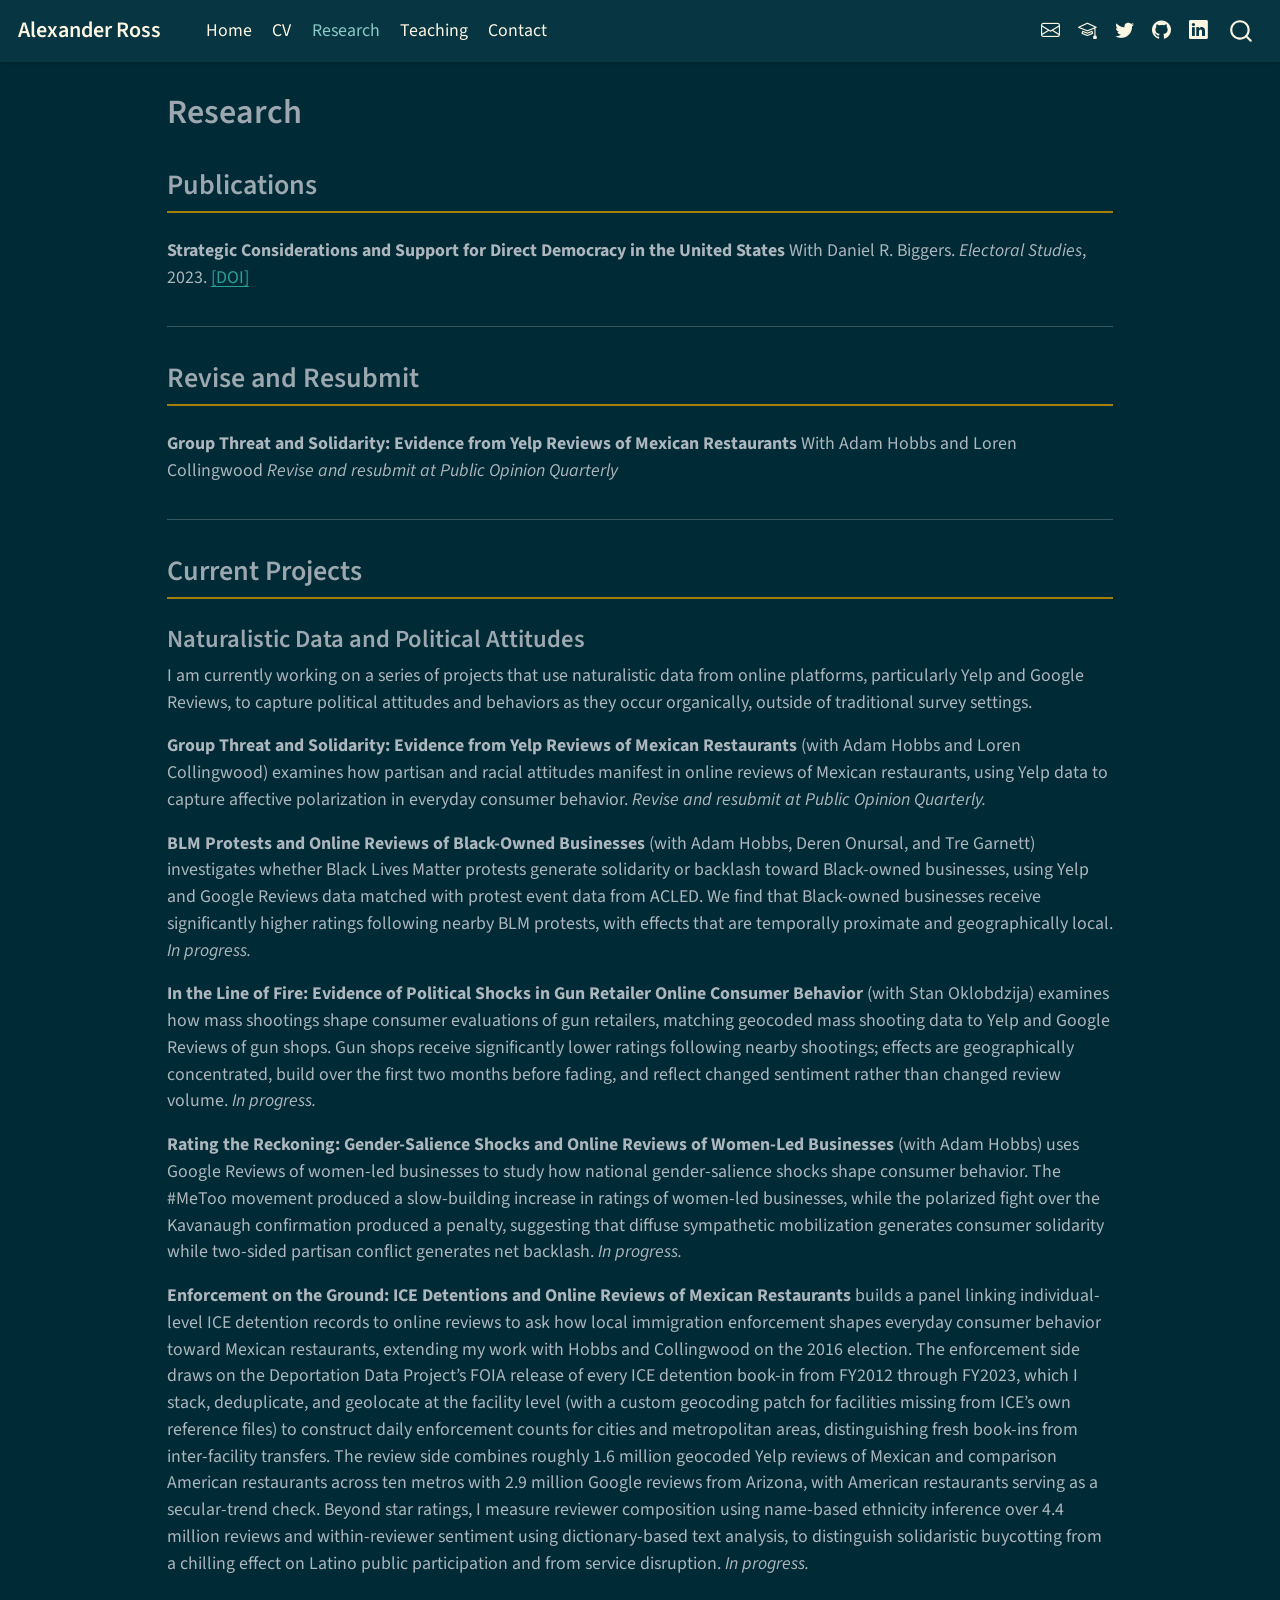
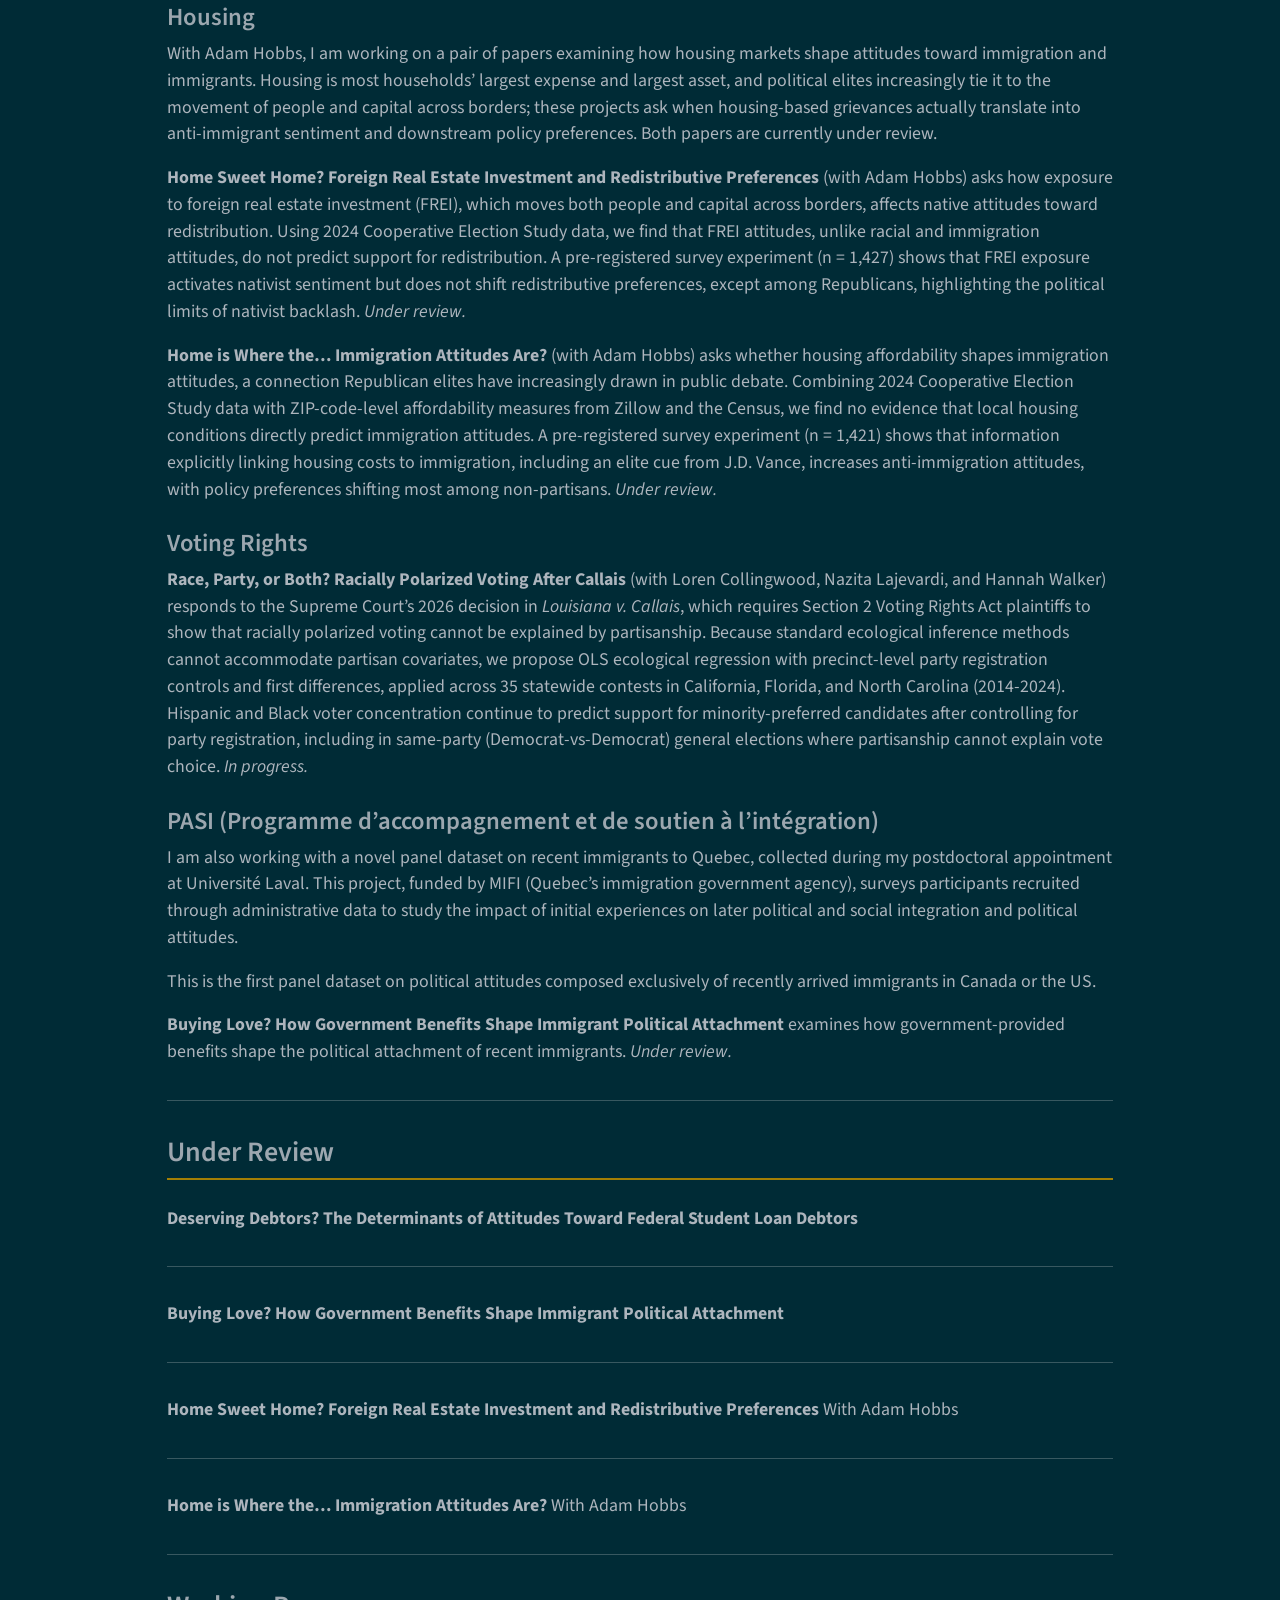
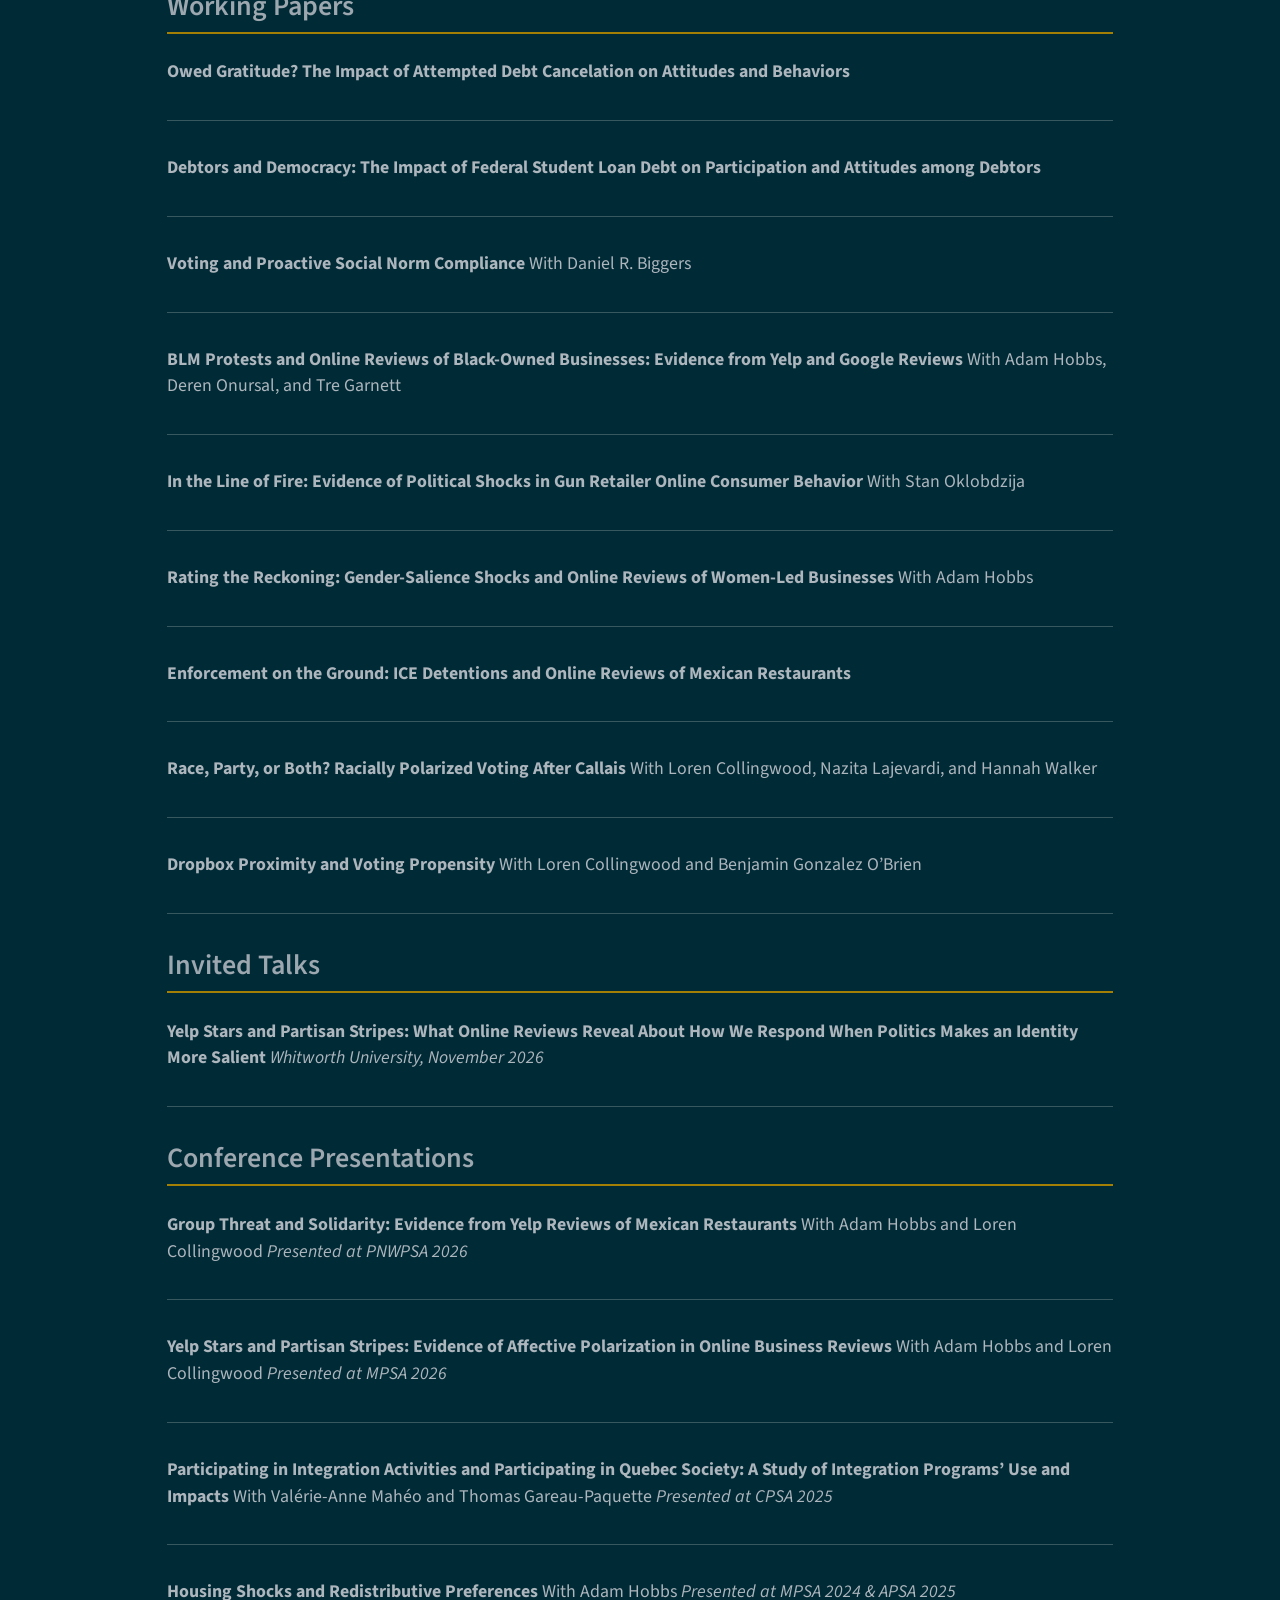
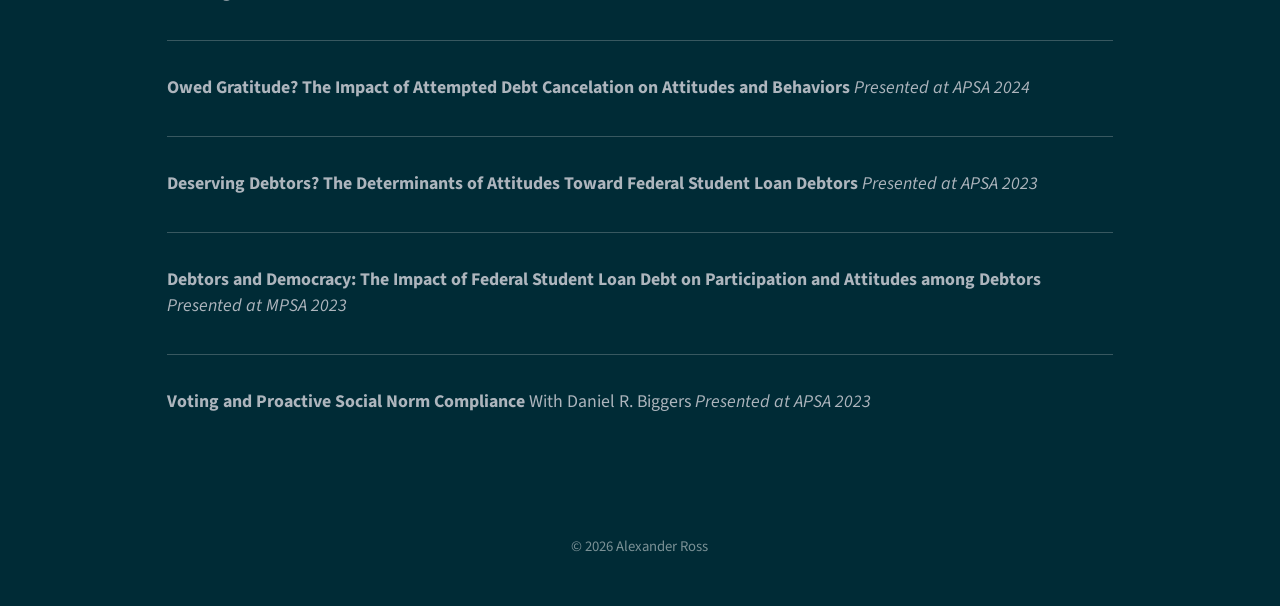
<file: docs/projects.html>
<!DOCTYPE html>
<html xmlns="http://www.w3.org/1999/xhtml" lang="en" xml:lang="en"><head>

<meta charset="utf-8">
<meta name="generator" content="quarto-1.3.450">

<meta name="viewport" content="width=device-width, initial-scale=1.0, user-scalable=yes">


<title>Alexander Ross - Research</title>
<style>
code{white-space: pre-wrap;}
span.smallcaps{font-variant: small-caps;}
div.columns{display: flex; gap: min(4vw, 1.5em);}
div.column{flex: auto; overflow-x: auto;}
div.hanging-indent{margin-left: 1.5em; text-indent: -1.5em;}
ul.task-list{list-style: none;}
ul.task-list li input[type="checkbox"] {
  width: 0.8em;
  margin: 0 0.8em 0.2em -1em; /* quarto-specific, see https://github.com/quarto-dev/quarto-cli/issues/4556 */ 
  vertical-align: middle;
}
</style>


<script src="site_libs/quarto-nav/quarto-nav.js"></script>
<script src="site_libs/quarto-nav/headroom.min.js"></script>
<script src="site_libs/clipboard/clipboard.min.js"></script>
<script src="site_libs/quarto-search/autocomplete.umd.js"></script>
<script src="site_libs/quarto-search/fuse.min.js"></script>
<script src="site_libs/quarto-search/quarto-search.js"></script>
<meta name="quarto:offset" content="./">
<script src="site_libs/quarto-html/quarto.js"></script>
<script src="site_libs/quarto-html/popper.min.js"></script>
<script src="site_libs/quarto-html/tippy.umd.min.js"></script>
<script src="site_libs/quarto-html/anchor.min.js"></script>
<link href="site_libs/quarto-html/tippy.css" rel="stylesheet">
<link href="site_libs/quarto-html/quarto-syntax-highlighting-dark.css" rel="stylesheet" id="quarto-text-highlighting-styles">
<script src="site_libs/bootstrap/bootstrap.min.js"></script>
<link href="site_libs/bootstrap/bootstrap-icons.css" rel="stylesheet">
<link href="site_libs/bootstrap/bootstrap.min.css" rel="stylesheet" id="quarto-bootstrap" data-mode="dark">
<script id="quarto-search-options" type="application/json">{
  "location": "navbar",
  "copy-button": false,
  "collapse-after": 3,
  "panel-placement": "end",
  "type": "overlay",
  "limit": 20,
  "language": {
    "search-no-results-text": "No results",
    "search-matching-documents-text": "matching documents",
    "search-copy-link-title": "Copy link to search",
    "search-hide-matches-text": "Hide additional matches",
    "search-more-match-text": "more match in this document",
    "search-more-matches-text": "more matches in this document",
    "search-clear-button-title": "Clear",
    "search-detached-cancel-button-title": "Cancel",
    "search-submit-button-title": "Submit",
    "search-label": "Search"
  }
}</script>


<link rel="stylesheet" href="custom.css">
</head>

<body class="nav-fixed">

<div id="quarto-search-results"></div>
  <header id="quarto-header" class="headroom fixed-top">
    <nav class="navbar navbar-expand-lg navbar-dark ">
      <div class="navbar-container container-fluid">
      <div class="navbar-brand-container">
    <a class="navbar-brand" href="./index.html">
    <span class="navbar-title">Alexander Ross</span>
    </a>
  </div>
            <div id="quarto-search" class="" title="Search"></div>
          <button class="navbar-toggler" type="button" data-bs-toggle="collapse" data-bs-target="#navbarCollapse" aria-controls="navbarCollapse" aria-expanded="false" aria-label="Toggle navigation" onclick="if (window.quartoToggleHeadroom) { window.quartoToggleHeadroom(); }">
  <span class="navbar-toggler-icon"></span>
</button>
          <div class="collapse navbar-collapse" id="navbarCollapse">
            <ul class="navbar-nav navbar-nav-scroll me-auto">
  <li class="nav-item">
    <a class="nav-link" href="./index.html" rel="" target="">
 <span class="menu-text">Home</span></a>
  </li>  
  <li class="nav-item">
    <a class="nav-link" href="./cv.html" rel="" target="">
 <span class="menu-text">CV</span></a>
  </li>  
  <li class="nav-item">
    <a class="nav-link active" href="./projects.html" rel="" target="" aria-current="page">
 <span class="menu-text">Research</span></a>
  </li>  
  <li class="nav-item">
    <a class="nav-link" href="./teaching.html" rel="" target="">
 <span class="menu-text">Teaching</span></a>
  </li>  
  <li class="nav-item">
    <a class="nav-link" href="./contact.html" rel="" target="">
 <span class="menu-text">Contact</span></a>
  </li>  
</ul>
            <ul class="navbar-nav navbar-nav-scroll ms-auto">
  <li class="nav-item compact">
    <a class="nav-link" href="mailto:alexander-frederick.ross.1@ulaval.ca" rel="" target=""><i class="bi bi-envelope" role="img">
</i> 
 <span class="menu-text"></span></a>
  </li>  
  <li class="nav-item compact">
    <a class="nav-link" href="https://scholar.google.com/citations?user=n7m5UVcAAAAJ&amp;hl=en" rel="" target=""><i class="bi bi-mortarboard" role="img">
</i> 
 <span class="menu-text"></span></a>
  </li>  
  <li class="nav-item compact">
    <a class="nav-link" href="https://twitter.com/aross005" rel="" target=""><i class="bi bi-twitter" role="img">
</i> 
 <span class="menu-text"></span></a>
  </li>  
  <li class="nav-item compact">
    <a class="nav-link" href="https://github.com/aross005" rel="" target=""><i class="bi bi-github" role="img">
</i> 
 <span class="menu-text"></span></a>
  </li>  
  <li class="nav-item compact">
    <a class="nav-link" href="https://www.linkedin.com/in/alexander-ross-bb9360158/" rel="" target=""><i class="bi bi-linkedin" role="img">
</i> 
 <span class="menu-text"></span></a>
  </li>  
</ul>
            <div class="quarto-navbar-tools">
</div>
          </div> <!-- /navcollapse -->
      </div> <!-- /container-fluid -->
    </nav>
</header>
<!-- content -->
<div id="quarto-content" class="quarto-container page-columns page-rows-contents page-layout-full page-navbar">
<!-- sidebar -->
<!-- margin-sidebar -->
    
<!-- main -->
<main class="content column-page" id="quarto-document-content">

<header id="title-block-header" class="quarto-title-block default">
<div class="quarto-title">
<h1 class="title">Research</h1>
</div>



<div class="quarto-title-meta">

    
  
    
  </div>
  

</header>

<section id="publications" class="level2">
<h2 class="anchored" data-anchor-id="publications">Publications</h2>
<p><strong>Strategic Considerations and Support for Direct Democracy in the United States</strong> With Daniel R. Biggers. <em>Electoral Studies</em>, 2023. <a href="https://doi.org/10.1016/j.electstud.2023.102716">[DOI]</a></p>
<hr>
</section>
<section id="revise-and-resubmit" class="level2">
<h2 class="anchored" data-anchor-id="revise-and-resubmit">Revise and Resubmit</h2>
<p><strong>Group Threat and Solidarity: Evidence from Yelp Reviews of Mexican Restaurants</strong> With Adam Hobbs and Loren Collingwood <em>Revise and resubmit at Public Opinion Quarterly</em></p>
<hr>
</section>
<section id="current-projects" class="level2">
<h2 class="anchored" data-anchor-id="current-projects">Current Projects</h2>
<section id="naturalistic-data-and-political-attitudes" class="level3">
<h3 class="anchored" data-anchor-id="naturalistic-data-and-political-attitudes">Naturalistic Data and Political Attitudes</h3>
<p>I am currently working on a series of projects that use naturalistic data from online platforms, particularly Yelp and Google Reviews, to capture political attitudes and behaviors as they occur organically, outside of traditional survey settings.</p>
<p><strong>Group Threat and Solidarity: Evidence from Yelp Reviews of Mexican Restaurants</strong> (with Adam Hobbs and Loren Collingwood) examines how partisan and racial attitudes manifest in online reviews of Mexican restaurants, using Yelp data to capture affective polarization in everyday consumer behavior. <em>Revise and resubmit at Public Opinion Quarterly.</em></p>
<p><strong>BLM Protests and Online Reviews of Black-Owned Businesses</strong> (with Adam Hobbs, Deren Onursal, and Tre Garnett) investigates whether Black Lives Matter protests generate solidarity or backlash toward Black-owned businesses, using Yelp and Google Reviews data matched with protest event data from ACLED. We find that Black-owned businesses receive significantly higher ratings following nearby BLM protests, with effects that are temporally proximate and geographically local. <em>In progress.</em></p>
<p><strong>In the Line of Fire: Evidence of Political Shocks in Gun Retailer Online Consumer Behavior</strong> (with Stan Oklobdzija) examines how mass shootings shape consumer evaluations of gun retailers, matching geocoded mass shooting data to Yelp and Google Reviews of gun shops. Gun shops receive significantly lower ratings following nearby shootings; effects are geographically concentrated, build over the first two months before fading, and reflect changed sentiment rather than changed review volume. <em>In progress.</em></p>
<p><strong>Rating the Reckoning: Gender-Salience Shocks and Online Reviews of Women-Led Businesses</strong> (with Adam Hobbs) uses Google Reviews of women-led businesses to study how national gender-salience shocks shape consumer behavior. The #MeToo movement produced a slow-building increase in ratings of women-led businesses, while the polarized fight over the Kavanaugh confirmation produced a penalty, suggesting that diffuse sympathetic mobilization generates consumer solidarity while two-sided partisan conflict generates net backlash. <em>In progress.</em></p>
<p><strong>Enforcement on the Ground: ICE Detentions and Online Reviews of Mexican Restaurants</strong> builds a panel linking individual-level ICE detention records to online reviews to ask how local immigration enforcement shapes everyday consumer behavior toward Mexican restaurants, extending my work with Hobbs and Collingwood on the 2016 election. The enforcement side draws on the Deportation Data Project’s FOIA release of every ICE detention book-in from FY2012 through FY2023, which I stack, deduplicate, and geolocate at the facility level (with a custom geocoding patch for facilities missing from ICE’s own reference files) to construct daily enforcement counts for cities and metropolitan areas, distinguishing fresh book-ins from inter-facility transfers. The review side combines roughly 1.6 million geocoded Yelp reviews of Mexican and comparison American restaurants across ten metros with 2.9 million Google reviews from Arizona, with American restaurants serving as a secular-trend check. Beyond star ratings, I measure reviewer composition using name-based ethnicity inference over 4.4 million reviews and within-reviewer sentiment using dictionary-based text analysis, to distinguish solidaristic buycotting from a chilling effect on Latino public participation and from service disruption. <em>In progress.</em></p>
</section>
<section id="housing" class="level3">
<h3 class="anchored" data-anchor-id="housing">Housing</h3>
<p>With Adam Hobbs, I am working on a pair of papers examining how housing markets shape attitudes toward immigration and immigrants. Housing is most households’ largest expense and largest asset, and political elites increasingly tie it to the movement of people and capital across borders; these projects ask when housing-based grievances actually translate into anti-immigrant sentiment and downstream policy preferences. Both papers are currently under review.</p>
<p><strong>Home Sweet Home? Foreign Real Estate Investment and Redistributive Preferences</strong> (with Adam Hobbs) asks how exposure to foreign real estate investment (FREI), which moves both people and capital across borders, affects native attitudes toward redistribution. Using 2024 Cooperative Election Study data, we find that FREI attitudes, unlike racial and immigration attitudes, do not predict support for redistribution. A pre-registered survey experiment (n = 1,427) shows that FREI exposure activates nativist sentiment but does not shift redistributive preferences, except among Republicans, highlighting the political limits of nativist backlash. <em>Under review.</em></p>
<p><strong>Home is Where the… Immigration Attitudes Are?</strong> (with Adam Hobbs) asks whether housing affordability shapes immigration attitudes, a connection Republican elites have increasingly drawn in public debate. Combining 2024 Cooperative Election Study data with ZIP-code-level affordability measures from Zillow and the Census, we find no evidence that local housing conditions directly predict immigration attitudes. A pre-registered survey experiment (n = 1,421) shows that information explicitly linking housing costs to immigration, including an elite cue from J.D. Vance, increases anti-immigration attitudes, with policy preferences shifting most among non-partisans. <em>Under review.</em></p>
</section>
<section id="voting-rights" class="level3">
<h3 class="anchored" data-anchor-id="voting-rights">Voting Rights</h3>
<p><strong>Race, Party, or Both? Racially Polarized Voting After Callais</strong> (with Loren Collingwood, Nazita Lajevardi, and Hannah Walker) responds to the Supreme Court’s 2026 decision in <em>Louisiana v. Callais</em>, which requires Section 2 Voting Rights Act plaintiffs to show that racially polarized voting cannot be explained by partisanship. Because standard ecological inference methods cannot accommodate partisan covariates, we propose OLS ecological regression with precinct-level party registration controls and first differences, applied across 35 statewide contests in California, Florida, and North Carolina (2014-2024). Hispanic and Black voter concentration continue to predict support for minority-preferred candidates after controlling for party registration, including in same-party (Democrat-vs-Democrat) general elections where partisanship cannot explain vote choice. <em>In progress.</em></p>
</section>
<section id="pasi-programme-daccompagnement-et-de-soutien-à-lintégration" class="level3">
<h3 class="anchored" data-anchor-id="pasi-programme-daccompagnement-et-de-soutien-à-lintégration">PASI (Programme d’accompagnement et de soutien à l’intégration)</h3>
<p>I am also working with a novel panel dataset on recent immigrants to Quebec, collected during my postdoctoral appointment at Université Laval. This project, funded by MIFI (Quebec’s immigration government agency), surveys participants recruited through administrative data to study the impact of initial experiences on later political and social integration and political attitudes.</p>
<p>This is the first panel dataset on political attitudes composed exclusively of recently arrived immigrants in Canada or the US.</p>
<p><strong>Buying Love? How Government Benefits Shape Immigrant Political Attachment</strong> examines how government-provided benefits shape the political attachment of recent immigrants. <em>Under review.</em></p>
<hr>
</section>
</section>
<section id="under-review" class="level2">
<h2 class="anchored" data-anchor-id="under-review">Under Review</h2>
<p><strong>Deserving Debtors? The Determinants of Attitudes Toward Federal Student Loan Debtors</strong></p>
<hr>
<p><strong>Buying Love? How Government Benefits Shape Immigrant Political Attachment</strong></p>
<hr>
<p><strong>Home Sweet Home? Foreign Real Estate Investment and Redistributive Preferences</strong> With Adam Hobbs</p>
<hr>
<p><strong>Home is Where the… Immigration Attitudes Are?</strong> With Adam Hobbs</p>
<hr>
</section>
<section id="working-papers" class="level2">
<h2 class="anchored" data-anchor-id="working-papers">Working Papers</h2>
<p><strong>Owed Gratitude? The Impact of Attempted Debt Cancelation on Attitudes and Behaviors</strong></p>
<hr>
<p><strong>Debtors and Democracy: The Impact of Federal Student Loan Debt on Participation and Attitudes among Debtors</strong></p>
<hr>
<p><strong>Voting and Proactive Social Norm Compliance</strong> With Daniel R. Biggers</p>
<hr>
<p><strong>BLM Protests and Online Reviews of Black-Owned Businesses: Evidence from Yelp and Google Reviews</strong> With Adam Hobbs, Deren Onursal, and Tre Garnett</p>
<hr>
<p><strong>In the Line of Fire: Evidence of Political Shocks in Gun Retailer Online Consumer Behavior</strong> With Stan Oklobdzija</p>
<hr>
<p><strong>Rating the Reckoning: Gender-Salience Shocks and Online Reviews of Women-Led Businesses</strong> With Adam Hobbs</p>
<hr>
<p><strong>Enforcement on the Ground: ICE Detentions and Online Reviews of Mexican Restaurants</strong></p>
<hr>
<p><strong>Race, Party, or Both? Racially Polarized Voting After Callais</strong> With Loren Collingwood, Nazita Lajevardi, and Hannah Walker</p>
<hr>
<p><strong>Dropbox Proximity and Voting Propensity</strong> With Loren Collingwood and Benjamin Gonzalez O’Brien</p>
<hr>
</section>
<section id="invited-talks" class="level2">
<h2 class="anchored" data-anchor-id="invited-talks">Invited Talks</h2>
<p><strong>Yelp Stars and Partisan Stripes: What Online Reviews Reveal About How We Respond When Politics Makes an Identity More Salient</strong> <em>Whitworth University, November 2026</em></p>
<hr>
</section>
<section id="conference-presentations" class="level2">
<h2 class="anchored" data-anchor-id="conference-presentations">Conference Presentations</h2>
<p><strong>Group Threat and Solidarity: Evidence from Yelp Reviews of Mexican Restaurants</strong> With Adam Hobbs and Loren Collingwood <em>Presented at PNWPSA 2026</em></p>
<hr>
<p><strong>Yelp Stars and Partisan Stripes: Evidence of Affective Polarization in Online Business Reviews</strong> With Adam Hobbs and Loren Collingwood <em>Presented at MPSA 2026</em></p>
<hr>
<p><strong>Participating in Integration Activities and Participating in Quebec Society: A Study of Integration Programs’ Use and Impacts</strong> With Valérie-Anne Mahéo and Thomas Gareau-Paquette <em>Presented at CPSA 2025</em></p>
<hr>
<p><strong>Housing Shocks and Redistributive Preferences</strong> With Adam Hobbs <em>Presented at MPSA 2024 &amp; APSA 2025</em></p>
<hr>
<p><strong>Owed Gratitude? The Impact of Attempted Debt Cancelation on Attitudes and Behaviors</strong> <em>Presented at APSA 2024</em></p>
<hr>
<p><strong>Deserving Debtors? The Determinants of Attitudes Toward Federal Student Loan Debtors</strong> <em>Presented at APSA 2023</em></p>
<hr>
<p><strong>Debtors and Democracy: The Impact of Federal Student Loan Debt on Participation and Attitudes among Debtors</strong> <em>Presented at MPSA 2023</em></p>
<hr>
<p><strong>Voting and Proactive Social Norm Compliance</strong> With Daniel R. Biggers <em>Presented at APSA 2023</em></p>


</section>

</main> <!-- /main -->
<script id="quarto-html-after-body" type="application/javascript">
window.document.addEventListener("DOMContentLoaded", function (event) {
  const toggleBodyColorMode = (bsSheetEl) => {
    const mode = bsSheetEl.getAttribute("data-mode");
    const bodyEl = window.document.querySelector("body");
    if (mode === "dark") {
      bodyEl.classList.add("quarto-dark");
      bodyEl.classList.remove("quarto-light");
    } else {
      bodyEl.classList.add("quarto-light");
      bodyEl.classList.remove("quarto-dark");
    }
  }
  const toggleBodyColorPrimary = () => {
    const bsSheetEl = window.document.querySelector("link#quarto-bootstrap");
    if (bsSheetEl) {
      toggleBodyColorMode(bsSheetEl);
    }
  }
  toggleBodyColorPrimary();  
  const icon = "";
  const anchorJS = new window.AnchorJS();
  anchorJS.options = {
    placement: 'right',
    icon: icon
  };
  anchorJS.add('.anchored');
  const isCodeAnnotation = (el) => {
    for (const clz of el.classList) {
      if (clz.startsWith('code-annotation-')) {                     
        return true;
      }
    }
    return false;
  }
  const clipboard = new window.ClipboardJS('.code-copy-button', {
    text: function(trigger) {
      const codeEl = trigger.previousElementSibling.cloneNode(true);
      for (const childEl of codeEl.children) {
        if (isCodeAnnotation(childEl)) {
          childEl.remove();
        }
      }
      return codeEl.innerText;
    }
  });
  clipboard.on('success', function(e) {
    // button target
    const button = e.trigger;
    // don't keep focus
    button.blur();
    // flash "checked"
    button.classList.add('code-copy-button-checked');
    var currentTitle = button.getAttribute("title");
    button.setAttribute("title", "Copied!");
    let tooltip;
    if (window.bootstrap) {
      button.setAttribute("data-bs-toggle", "tooltip");
      button.setAttribute("data-bs-placement", "left");
      button.setAttribute("data-bs-title", "Copied!");
      tooltip = new bootstrap.Tooltip(button, 
        { trigger: "manual", 
          customClass: "code-copy-button-tooltip",
          offset: [0, -8]});
      tooltip.show();    
    }
    setTimeout(function() {
      if (tooltip) {
        tooltip.hide();
        button.removeAttribute("data-bs-title");
        button.removeAttribute("data-bs-toggle");
        button.removeAttribute("data-bs-placement");
      }
      button.setAttribute("title", currentTitle);
      button.classList.remove('code-copy-button-checked');
    }, 1000);
    // clear code selection
    e.clearSelection();
  });
  function tippyHover(el, contentFn) {
    const config = {
      allowHTML: true,
      content: contentFn,
      maxWidth: 500,
      delay: 100,
      arrow: false,
      appendTo: function(el) {
          return el.parentElement;
      },
      interactive: true,
      interactiveBorder: 10,
      theme: 'quarto',
      placement: 'bottom-start'
    };
    window.tippy(el, config); 
  }
  const noterefs = window.document.querySelectorAll('a[role="doc-noteref"]');
  for (var i=0; i<noterefs.length; i++) {
    const ref = noterefs[i];
    tippyHover(ref, function() {
      // use id or data attribute instead here
      let href = ref.getAttribute('data-footnote-href') || ref.getAttribute('href');
      try { href = new URL(href).hash; } catch {}
      const id = href.replace(/^#\/?/, "");
      const note = window.document.getElementById(id);
      return note.innerHTML;
    });
  }
      let selectedAnnoteEl;
      const selectorForAnnotation = ( cell, annotation) => {
        let cellAttr = 'data-code-cell="' + cell + '"';
        let lineAttr = 'data-code-annotation="' +  annotation + '"';
        const selector = 'span[' + cellAttr + '][' + lineAttr + ']';
        return selector;
      }
      const selectCodeLines = (annoteEl) => {
        const doc = window.document;
        const targetCell = annoteEl.getAttribute("data-target-cell");
        const targetAnnotation = annoteEl.getAttribute("data-target-annotation");
        const annoteSpan = window.document.querySelector(selectorForAnnotation(targetCell, targetAnnotation));
        const lines = annoteSpan.getAttribute("data-code-lines").split(",");
        const lineIds = lines.map((line) => {
          return targetCell + "-" + line;
        })
        let top = null;
        let height = null;
        let parent = null;
        if (lineIds.length > 0) {
            //compute the position of the single el (top and bottom and make a div)
            const el = window.document.getElementById(lineIds[0]);
            top = el.offsetTop;
            height = el.offsetHeight;
            parent = el.parentElement.parentElement;
          if (lineIds.length > 1) {
            const lastEl = window.document.getElementById(lineIds[lineIds.length - 1]);
            const bottom = lastEl.offsetTop + lastEl.offsetHeight;
            height = bottom - top;
          }
          if (top !== null && height !== null && parent !== null) {
            // cook up a div (if necessary) and position it 
            let div = window.document.getElementById("code-annotation-line-highlight");
            if (div === null) {
              div = window.document.createElement("div");
              div.setAttribute("id", "code-annotation-line-highlight");
              div.style.position = 'absolute';
              parent.appendChild(div);
            }
            div.style.top = top - 2 + "px";
            div.style.height = height + 4 + "px";
            let gutterDiv = window.document.getElementById("code-annotation-line-highlight-gutter");
            if (gutterDiv === null) {
              gutterDiv = window.document.createElement("div");
              gutterDiv.setAttribute("id", "code-annotation-line-highlight-gutter");
              gutterDiv.style.position = 'absolute';
              const codeCell = window.document.getElementById(targetCell);
              const gutter = codeCell.querySelector('.code-annotation-gutter');
              gutter.appendChild(gutterDiv);
            }
            gutterDiv.style.top = top - 2 + "px";
            gutterDiv.style.height = height + 4 + "px";
          }
          selectedAnnoteEl = annoteEl;
        }
      };
      const unselectCodeLines = () => {
        const elementsIds = ["code-annotation-line-highlight", "code-annotation-line-highlight-gutter"];
        elementsIds.forEach((elId) => {
          const div = window.document.getElementById(elId);
          if (div) {
            div.remove();
          }
        });
        selectedAnnoteEl = undefined;
      };
      // Attach click handler to the DT
      const annoteDls = window.document.querySelectorAll('dt[data-target-cell]');
      for (const annoteDlNode of annoteDls) {
        annoteDlNode.addEventListener('click', (event) => {
          const clickedEl = event.target;
          if (clickedEl !== selectedAnnoteEl) {
            unselectCodeLines();
            const activeEl = window.document.querySelector('dt[data-target-cell].code-annotation-active');
            if (activeEl) {
              activeEl.classList.remove('code-annotation-active');
            }
            selectCodeLines(clickedEl);
            clickedEl.classList.add('code-annotation-active');
          } else {
            // Unselect the line
            unselectCodeLines();
            clickedEl.classList.remove('code-annotation-active');
          }
        });
      }
  const findCites = (el) => {
    const parentEl = el.parentElement;
    if (parentEl) {
      const cites = parentEl.dataset.cites;
      if (cites) {
        return {
          el,
          cites: cites.split(' ')
        };
      } else {
        return findCites(el.parentElement)
      }
    } else {
      return undefined;
    }
  };
  var bibliorefs = window.document.querySelectorAll('a[role="doc-biblioref"]');
  for (var i=0; i<bibliorefs.length; i++) {
    const ref = bibliorefs[i];
    const citeInfo = findCites(ref);
    if (citeInfo) {
      tippyHover(citeInfo.el, function() {
        var popup = window.document.createElement('div');
        citeInfo.cites.forEach(function(cite) {
          var citeDiv = window.document.createElement('div');
          citeDiv.classList.add('hanging-indent');
          citeDiv.classList.add('csl-entry');
          var biblioDiv = window.document.getElementById('ref-' + cite);
          if (biblioDiv) {
            citeDiv.innerHTML = biblioDiv.innerHTML;
          }
          popup.appendChild(citeDiv);
        });
        return popup.innerHTML;
      });
    }
  }
});
</script>
</div> <!-- /content -->
<footer class="footer">
  <div class="nav-footer">
    <div class="nav-footer-left">
      &nbsp;
    </div>   
    <div class="nav-footer-center">© 2026 Alexander Ross</div>
    <div class="nav-footer-right">
      &nbsp;
    </div>
  </div>
</footer>



</body></html>
</file>
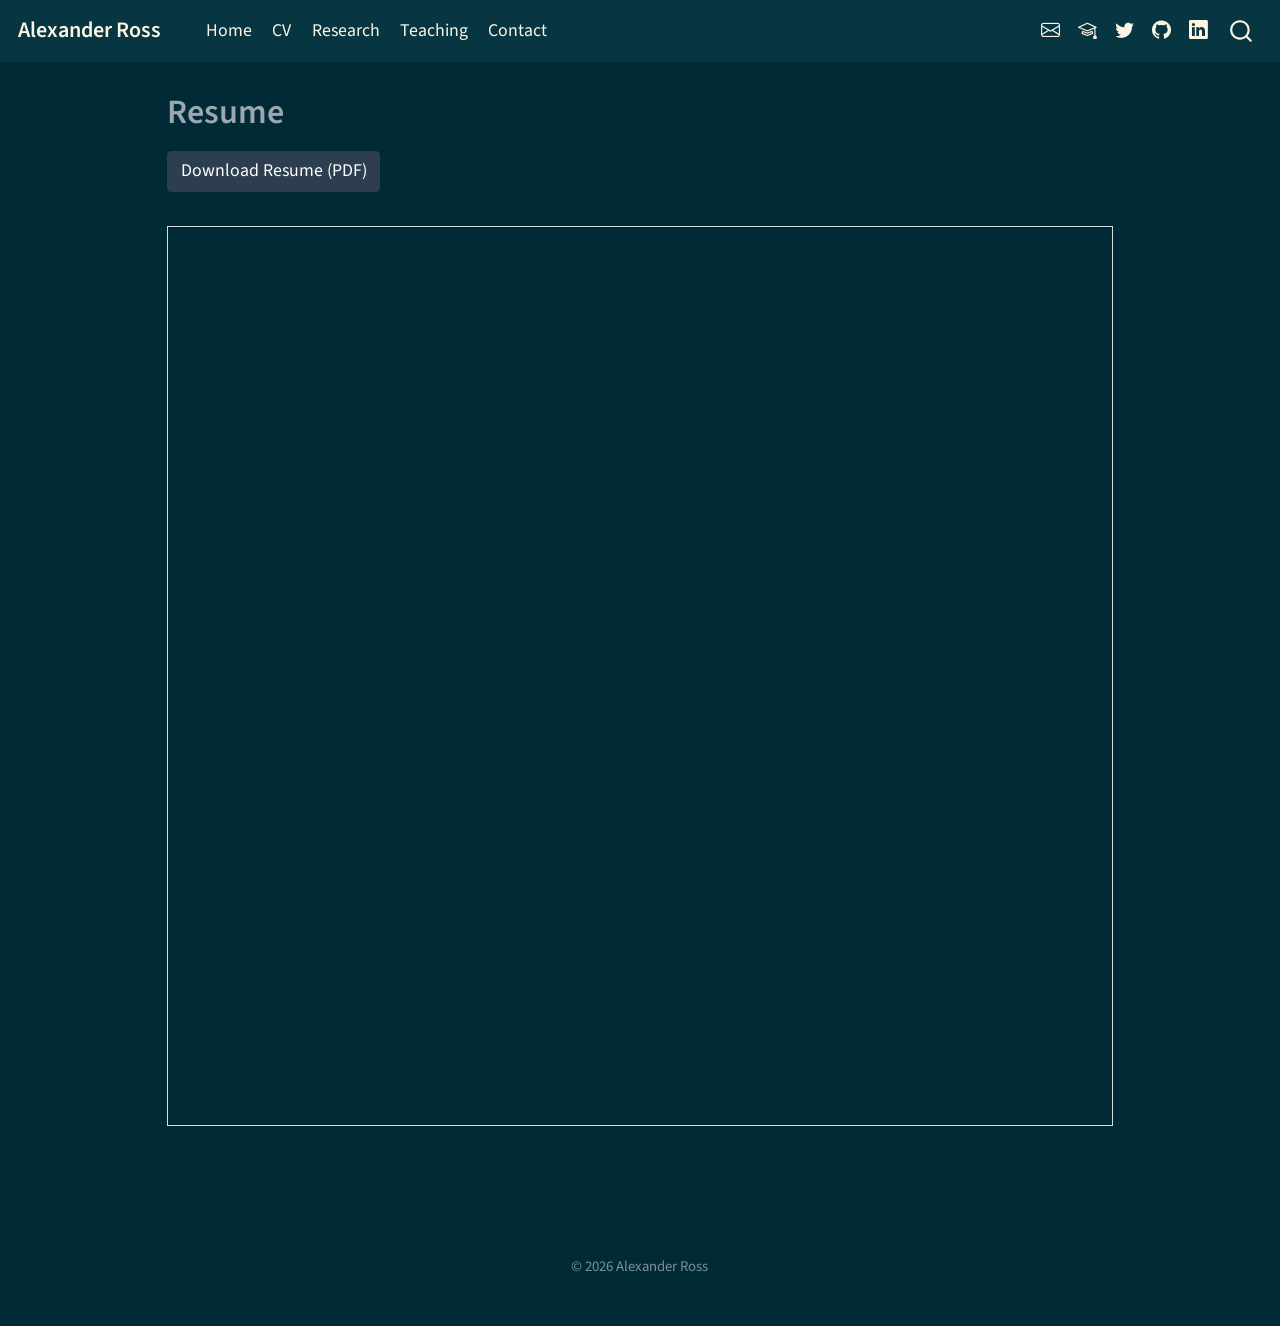
<file: docs/resume.html>
<!DOCTYPE html>
<html xmlns="http://www.w3.org/1999/xhtml" lang="en" xml:lang="en"><head>

<meta charset="utf-8">
<meta name="generator" content="quarto-1.3.450">

<meta name="viewport" content="width=device-width, initial-scale=1.0, user-scalable=yes">


<title>Alexander Ross - Resume</title>
<style>
code{white-space: pre-wrap;}
span.smallcaps{font-variant: small-caps;}
div.columns{display: flex; gap: min(4vw, 1.5em);}
div.column{flex: auto; overflow-x: auto;}
div.hanging-indent{margin-left: 1.5em; text-indent: -1.5em;}
ul.task-list{list-style: none;}
ul.task-list li input[type="checkbox"] {
  width: 0.8em;
  margin: 0 0.8em 0.2em -1em; /* quarto-specific, see https://github.com/quarto-dev/quarto-cli/issues/4556 */ 
  vertical-align: middle;
}
</style>


<script src="site_libs/quarto-nav/quarto-nav.js"></script>
<script src="site_libs/quarto-nav/headroom.min.js"></script>
<script src="site_libs/clipboard/clipboard.min.js"></script>
<script src="site_libs/quarto-search/autocomplete.umd.js"></script>
<script src="site_libs/quarto-search/fuse.min.js"></script>
<script src="site_libs/quarto-search/quarto-search.js"></script>
<meta name="quarto:offset" content="./">
<script src="site_libs/quarto-html/quarto.js"></script>
<script src="site_libs/quarto-html/popper.min.js"></script>
<script src="site_libs/quarto-html/tippy.umd.min.js"></script>
<script src="site_libs/quarto-html/anchor.min.js"></script>
<link href="site_libs/quarto-html/tippy.css" rel="stylesheet">
<link href="site_libs/quarto-html/quarto-syntax-highlighting-dark.css" rel="stylesheet" id="quarto-text-highlighting-styles">
<script src="site_libs/bootstrap/bootstrap.min.js"></script>
<link href="site_libs/bootstrap/bootstrap-icons.css" rel="stylesheet">
<link href="site_libs/bootstrap/bootstrap.min.css" rel="stylesheet" id="quarto-bootstrap" data-mode="dark">
<script id="quarto-search-options" type="application/json">{
  "location": "navbar",
  "copy-button": false,
  "collapse-after": 3,
  "panel-placement": "end",
  "type": "overlay",
  "limit": 20,
  "language": {
    "search-no-results-text": "No results",
    "search-matching-documents-text": "matching documents",
    "search-copy-link-title": "Copy link to search",
    "search-hide-matches-text": "Hide additional matches",
    "search-more-match-text": "more match in this document",
    "search-more-matches-text": "more matches in this document",
    "search-clear-button-title": "Clear",
    "search-detached-cancel-button-title": "Cancel",
    "search-submit-button-title": "Submit",
    "search-label": "Search"
  }
}</script>


<link rel="stylesheet" href="custom.css">
</head>

<body class="nav-fixed">

<div id="quarto-search-results"></div>
  <header id="quarto-header" class="headroom fixed-top">
    <nav class="navbar navbar-expand-lg navbar-dark ">
      <div class="navbar-container container-fluid">
      <div class="navbar-brand-container">
    <a class="navbar-brand" href="./index.html">
    <span class="navbar-title">Alexander Ross</span>
    </a>
  </div>
            <div id="quarto-search" class="" title="Search"></div>
          <button class="navbar-toggler" type="button" data-bs-toggle="collapse" data-bs-target="#navbarCollapse" aria-controls="navbarCollapse" aria-expanded="false" aria-label="Toggle navigation" onclick="if (window.quartoToggleHeadroom) { window.quartoToggleHeadroom(); }">
  <span class="navbar-toggler-icon"></span>
</button>
          <div class="collapse navbar-collapse" id="navbarCollapse">
            <ul class="navbar-nav navbar-nav-scroll me-auto">
  <li class="nav-item">
    <a class="nav-link" href="./index.html" rel="" target="">
 <span class="menu-text">Home</span></a>
  </li>  
  <li class="nav-item">
    <a class="nav-link" href="./cv.html" rel="" target="">
 <span class="menu-text">CV</span></a>
  </li>  
  <li class="nav-item">
    <a class="nav-link" href="./projects.html" rel="" target="">
 <span class="menu-text">Research</span></a>
  </li>  
  <li class="nav-item">
    <a class="nav-link" href="./teaching.html" rel="" target="">
 <span class="menu-text">Teaching</span></a>
  </li>  
  <li class="nav-item">
    <a class="nav-link" href="./contact.html" rel="" target="">
 <span class="menu-text">Contact</span></a>
  </li>  
</ul>
            <ul class="navbar-nav navbar-nav-scroll ms-auto">
  <li class="nav-item compact">
    <a class="nav-link" href="mailto:alexander-frederick.ross.1@ulaval.ca" rel="" target=""><i class="bi bi-envelope" role="img">
</i> 
 <span class="menu-text"></span></a>
  </li>  
  <li class="nav-item compact">
    <a class="nav-link" href="https://scholar.google.com/citations?user=n7m5UVcAAAAJ&amp;hl=en" rel="" target=""><i class="bi bi-mortarboard" role="img">
</i> 
 <span class="menu-text"></span></a>
  </li>  
  <li class="nav-item compact">
    <a class="nav-link" href="https://twitter.com/aross005" rel="" target=""><i class="bi bi-twitter" role="img">
</i> 
 <span class="menu-text"></span></a>
  </li>  
  <li class="nav-item compact">
    <a class="nav-link" href="https://github.com/aross005" rel="" target=""><i class="bi bi-github" role="img">
</i> 
 <span class="menu-text"></span></a>
  </li>  
  <li class="nav-item compact">
    <a class="nav-link" href="https://www.linkedin.com/in/alexander-ross-bb9360158/" rel="" target=""><i class="bi bi-linkedin" role="img">
</i> 
 <span class="menu-text"></span></a>
  </li>  
</ul>
            <div class="quarto-navbar-tools">
</div>
          </div> <!-- /navcollapse -->
      </div> <!-- /container-fluid -->
    </nav>
</header>
<!-- content -->
<div id="quarto-content" class="quarto-container page-columns page-rows-contents page-layout-full page-navbar">
<!-- sidebar -->
<!-- margin-sidebar -->
    
<!-- main -->
<main class="content column-page" id="quarto-document-content">

<header id="title-block-header" class="quarto-title-block default">
<div class="quarto-title">
<h1 class="title">Resume</h1>
</div>



<div class="quarto-title-meta">

    
  
    
  </div>
  

</header>

<p><a href="files/Alex_Ross_Resume.pdf" class="btn btn-primary">Download Resume (PDF)</a></p>
<iframe src="files/Alex_Ross_Resume.pdf" width="100%" height="900px" style="border: 1px solid #ddd; margin-top: 1rem;"></iframe>



</main> <!-- /main -->
<script id="quarto-html-after-body" type="application/javascript">
window.document.addEventListener("DOMContentLoaded", function (event) {
  const toggleBodyColorMode = (bsSheetEl) => {
    const mode = bsSheetEl.getAttribute("data-mode");
    const bodyEl = window.document.querySelector("body");
    if (mode === "dark") {
      bodyEl.classList.add("quarto-dark");
      bodyEl.classList.remove("quarto-light");
    } else {
      bodyEl.classList.add("quarto-light");
      bodyEl.classList.remove("quarto-dark");
    }
  }
  const toggleBodyColorPrimary = () => {
    const bsSheetEl = window.document.querySelector("link#quarto-bootstrap");
    if (bsSheetEl) {
      toggleBodyColorMode(bsSheetEl);
    }
  }
  toggleBodyColorPrimary();  
  const icon = "";
  const anchorJS = new window.AnchorJS();
  anchorJS.options = {
    placement: 'right',
    icon: icon
  };
  anchorJS.add('.anchored');
  const isCodeAnnotation = (el) => {
    for (const clz of el.classList) {
      if (clz.startsWith('code-annotation-')) {                     
        return true;
      }
    }
    return false;
  }
  const clipboard = new window.ClipboardJS('.code-copy-button', {
    text: function(trigger) {
      const codeEl = trigger.previousElementSibling.cloneNode(true);
      for (const childEl of codeEl.children) {
        if (isCodeAnnotation(childEl)) {
          childEl.remove();
        }
      }
      return codeEl.innerText;
    }
  });
  clipboard.on('success', function(e) {
    // button target
    const button = e.trigger;
    // don't keep focus
    button.blur();
    // flash "checked"
    button.classList.add('code-copy-button-checked');
    var currentTitle = button.getAttribute("title");
    button.setAttribute("title", "Copied!");
    let tooltip;
    if (window.bootstrap) {
      button.setAttribute("data-bs-toggle", "tooltip");
      button.setAttribute("data-bs-placement", "left");
      button.setAttribute("data-bs-title", "Copied!");
      tooltip = new bootstrap.Tooltip(button, 
        { trigger: "manual", 
          customClass: "code-copy-button-tooltip",
          offset: [0, -8]});
      tooltip.show();    
    }
    setTimeout(function() {
      if (tooltip) {
        tooltip.hide();
        button.removeAttribute("data-bs-title");
        button.removeAttribute("data-bs-toggle");
        button.removeAttribute("data-bs-placement");
      }
      button.setAttribute("title", currentTitle);
      button.classList.remove('code-copy-button-checked');
    }, 1000);
    // clear code selection
    e.clearSelection();
  });
  function tippyHover(el, contentFn) {
    const config = {
      allowHTML: true,
      content: contentFn,
      maxWidth: 500,
      delay: 100,
      arrow: false,
      appendTo: function(el) {
          return el.parentElement;
      },
      interactive: true,
      interactiveBorder: 10,
      theme: 'quarto',
      placement: 'bottom-start'
    };
    window.tippy(el, config); 
  }
  const noterefs = window.document.querySelectorAll('a[role="doc-noteref"]');
  for (var i=0; i<noterefs.length; i++) {
    const ref = noterefs[i];
    tippyHover(ref, function() {
      // use id or data attribute instead here
      let href = ref.getAttribute('data-footnote-href') || ref.getAttribute('href');
      try { href = new URL(href).hash; } catch {}
      const id = href.replace(/^#\/?/, "");
      const note = window.document.getElementById(id);
      return note.innerHTML;
    });
  }
      let selectedAnnoteEl;
      const selectorForAnnotation = ( cell, annotation) => {
        let cellAttr = 'data-code-cell="' + cell + '"';
        let lineAttr = 'data-code-annotation="' +  annotation + '"';
        const selector = 'span[' + cellAttr + '][' + lineAttr + ']';
        return selector;
      }
      const selectCodeLines = (annoteEl) => {
        const doc = window.document;
        const targetCell = annoteEl.getAttribute("data-target-cell");
        const targetAnnotation = annoteEl.getAttribute("data-target-annotation");
        const annoteSpan = window.document.querySelector(selectorForAnnotation(targetCell, targetAnnotation));
        const lines = annoteSpan.getAttribute("data-code-lines").split(",");
        const lineIds = lines.map((line) => {
          return targetCell + "-" + line;
        })
        let top = null;
        let height = null;
        let parent = null;
        if (lineIds.length > 0) {
            //compute the position of the single el (top and bottom and make a div)
            const el = window.document.getElementById(lineIds[0]);
            top = el.offsetTop;
            height = el.offsetHeight;
            parent = el.parentElement.parentElement;
          if (lineIds.length > 1) {
            const lastEl = window.document.getElementById(lineIds[lineIds.length - 1]);
            const bottom = lastEl.offsetTop + lastEl.offsetHeight;
            height = bottom - top;
          }
          if (top !== null && height !== null && parent !== null) {
            // cook up a div (if necessary) and position it 
            let div = window.document.getElementById("code-annotation-line-highlight");
            if (div === null) {
              div = window.document.createElement("div");
              div.setAttribute("id", "code-annotation-line-highlight");
              div.style.position = 'absolute';
              parent.appendChild(div);
            }
            div.style.top = top - 2 + "px";
            div.style.height = height + 4 + "px";
            let gutterDiv = window.document.getElementById("code-annotation-line-highlight-gutter");
            if (gutterDiv === null) {
              gutterDiv = window.document.createElement("div");
              gutterDiv.setAttribute("id", "code-annotation-line-highlight-gutter");
              gutterDiv.style.position = 'absolute';
              const codeCell = window.document.getElementById(targetCell);
              const gutter = codeCell.querySelector('.code-annotation-gutter');
              gutter.appendChild(gutterDiv);
            }
            gutterDiv.style.top = top - 2 + "px";
            gutterDiv.style.height = height + 4 + "px";
          }
          selectedAnnoteEl = annoteEl;
        }
      };
      const unselectCodeLines = () => {
        const elementsIds = ["code-annotation-line-highlight", "code-annotation-line-highlight-gutter"];
        elementsIds.forEach((elId) => {
          const div = window.document.getElementById(elId);
          if (div) {
            div.remove();
          }
        });
        selectedAnnoteEl = undefined;
      };
      // Attach click handler to the DT
      const annoteDls = window.document.querySelectorAll('dt[data-target-cell]');
      for (const annoteDlNode of annoteDls) {
        annoteDlNode.addEventListener('click', (event) => {
          const clickedEl = event.target;
          if (clickedEl !== selectedAnnoteEl) {
            unselectCodeLines();
            const activeEl = window.document.querySelector('dt[data-target-cell].code-annotation-active');
            if (activeEl) {
              activeEl.classList.remove('code-annotation-active');
            }
            selectCodeLines(clickedEl);
            clickedEl.classList.add('code-annotation-active');
          } else {
            // Unselect the line
            unselectCodeLines();
            clickedEl.classList.remove('code-annotation-active');
          }
        });
      }
  const findCites = (el) => {
    const parentEl = el.parentElement;
    if (parentEl) {
      const cites = parentEl.dataset.cites;
      if (cites) {
        return {
          el,
          cites: cites.split(' ')
        };
      } else {
        return findCites(el.parentElement)
      }
    } else {
      return undefined;
    }
  };
  var bibliorefs = window.document.querySelectorAll('a[role="doc-biblioref"]');
  for (var i=0; i<bibliorefs.length; i++) {
    const ref = bibliorefs[i];
    const citeInfo = findCites(ref);
    if (citeInfo) {
      tippyHover(citeInfo.el, function() {
        var popup = window.document.createElement('div');
        citeInfo.cites.forEach(function(cite) {
          var citeDiv = window.document.createElement('div');
          citeDiv.classList.add('hanging-indent');
          citeDiv.classList.add('csl-entry');
          var biblioDiv = window.document.getElementById('ref-' + cite);
          if (biblioDiv) {
            citeDiv.innerHTML = biblioDiv.innerHTML;
          }
          popup.appendChild(citeDiv);
        });
        return popup.innerHTML;
      });
    }
  }
});
</script>
</div> <!-- /content -->
<footer class="footer">
  <div class="nav-footer">
    <div class="nav-footer-left">
      &nbsp;
    </div>   
    <div class="nav-footer-center">© 2026 Alexander Ross</div>
    <div class="nav-footer-right">
      &nbsp;
    </div>
  </div>
</footer>



</body></html>
</file>
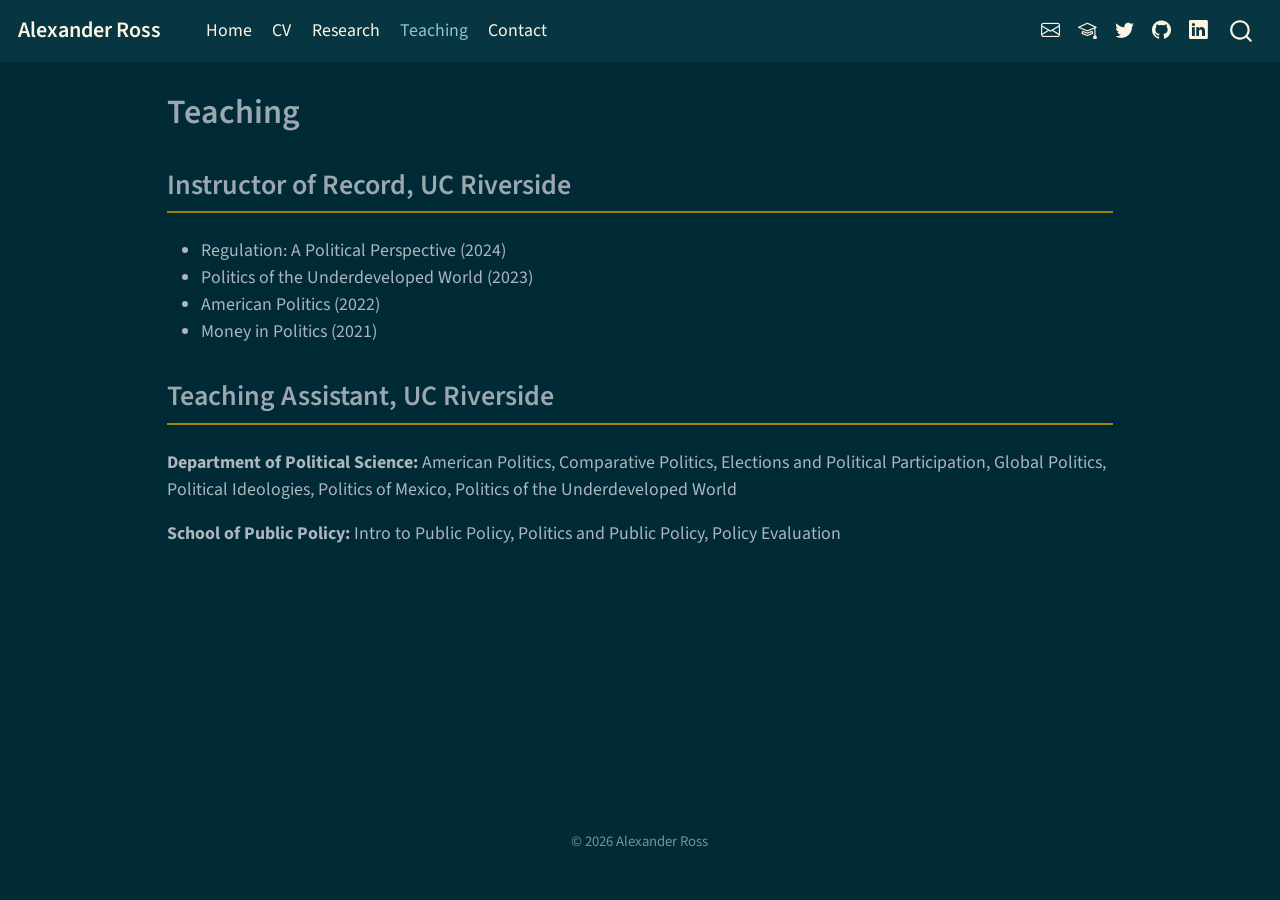
<file: docs/teaching.html>
<!DOCTYPE html>
<html xmlns="http://www.w3.org/1999/xhtml" lang="en" xml:lang="en"><head>

<meta charset="utf-8">
<meta name="generator" content="quarto-1.3.450">

<meta name="viewport" content="width=device-width, initial-scale=1.0, user-scalable=yes">


<title>Alexander Ross - Teaching</title>
<style>
code{white-space: pre-wrap;}
span.smallcaps{font-variant: small-caps;}
div.columns{display: flex; gap: min(4vw, 1.5em);}
div.column{flex: auto; overflow-x: auto;}
div.hanging-indent{margin-left: 1.5em; text-indent: -1.5em;}
ul.task-list{list-style: none;}
ul.task-list li input[type="checkbox"] {
  width: 0.8em;
  margin: 0 0.8em 0.2em -1em; /* quarto-specific, see https://github.com/quarto-dev/quarto-cli/issues/4556 */ 
  vertical-align: middle;
}
</style>


<script src="site_libs/quarto-nav/quarto-nav.js"></script>
<script src="site_libs/quarto-nav/headroom.min.js"></script>
<script src="site_libs/clipboard/clipboard.min.js"></script>
<script src="site_libs/quarto-search/autocomplete.umd.js"></script>
<script src="site_libs/quarto-search/fuse.min.js"></script>
<script src="site_libs/quarto-search/quarto-search.js"></script>
<meta name="quarto:offset" content="./">
<script src="site_libs/quarto-html/quarto.js"></script>
<script src="site_libs/quarto-html/popper.min.js"></script>
<script src="site_libs/quarto-html/tippy.umd.min.js"></script>
<script src="site_libs/quarto-html/anchor.min.js"></script>
<link href="site_libs/quarto-html/tippy.css" rel="stylesheet">
<link href="site_libs/quarto-html/quarto-syntax-highlighting-dark.css" rel="stylesheet" id="quarto-text-highlighting-styles">
<script src="site_libs/bootstrap/bootstrap.min.js"></script>
<link href="site_libs/bootstrap/bootstrap-icons.css" rel="stylesheet">
<link href="site_libs/bootstrap/bootstrap.min.css" rel="stylesheet" id="quarto-bootstrap" data-mode="dark">
<script id="quarto-search-options" type="application/json">{
  "location": "navbar",
  "copy-button": false,
  "collapse-after": 3,
  "panel-placement": "end",
  "type": "overlay",
  "limit": 20,
  "language": {
    "search-no-results-text": "No results",
    "search-matching-documents-text": "matching documents",
    "search-copy-link-title": "Copy link to search",
    "search-hide-matches-text": "Hide additional matches",
    "search-more-match-text": "more match in this document",
    "search-more-matches-text": "more matches in this document",
    "search-clear-button-title": "Clear",
    "search-detached-cancel-button-title": "Cancel",
    "search-submit-button-title": "Submit",
    "search-label": "Search"
  }
}</script>


<link rel="stylesheet" href="custom.css">
</head>

<body class="nav-fixed">

<div id="quarto-search-results"></div>
  <header id="quarto-header" class="headroom fixed-top">
    <nav class="navbar navbar-expand-lg navbar-dark ">
      <div class="navbar-container container-fluid">
      <div class="navbar-brand-container">
    <a class="navbar-brand" href="./index.html">
    <span class="navbar-title">Alexander Ross</span>
    </a>
  </div>
            <div id="quarto-search" class="" title="Search"></div>
          <button class="navbar-toggler" type="button" data-bs-toggle="collapse" data-bs-target="#navbarCollapse" aria-controls="navbarCollapse" aria-expanded="false" aria-label="Toggle navigation" onclick="if (window.quartoToggleHeadroom) { window.quartoToggleHeadroom(); }">
  <span class="navbar-toggler-icon"></span>
</button>
          <div class="collapse navbar-collapse" id="navbarCollapse">
            <ul class="navbar-nav navbar-nav-scroll me-auto">
  <li class="nav-item">
    <a class="nav-link" href="./index.html" rel="" target="">
 <span class="menu-text">Home</span></a>
  </li>  
  <li class="nav-item">
    <a class="nav-link" href="./cv.html" rel="" target="">
 <span class="menu-text">CV</span></a>
  </li>  
  <li class="nav-item">
    <a class="nav-link" href="./projects.html" rel="" target="">
 <span class="menu-text">Research</span></a>
  </li>  
  <li class="nav-item">
    <a class="nav-link active" href="./teaching.html" rel="" target="" aria-current="page">
 <span class="menu-text">Teaching</span></a>
  </li>  
  <li class="nav-item">
    <a class="nav-link" href="./contact.html" rel="" target="">
 <span class="menu-text">Contact</span></a>
  </li>  
</ul>
            <ul class="navbar-nav navbar-nav-scroll ms-auto">
  <li class="nav-item compact">
    <a class="nav-link" href="mailto:alexander-frederick.ross.1@ulaval.ca" rel="" target=""><i class="bi bi-envelope" role="img">
</i> 
 <span class="menu-text"></span></a>
  </li>  
  <li class="nav-item compact">
    <a class="nav-link" href="https://scholar.google.com/citations?user=n7m5UVcAAAAJ&amp;hl=en" rel="" target=""><i class="bi bi-mortarboard" role="img">
</i> 
 <span class="menu-text"></span></a>
  </li>  
  <li class="nav-item compact">
    <a class="nav-link" href="https://twitter.com/aross005" rel="" target=""><i class="bi bi-twitter" role="img">
</i> 
 <span class="menu-text"></span></a>
  </li>  
  <li class="nav-item compact">
    <a class="nav-link" href="https://github.com/aross005" rel="" target=""><i class="bi bi-github" role="img">
</i> 
 <span class="menu-text"></span></a>
  </li>  
  <li class="nav-item compact">
    <a class="nav-link" href="https://www.linkedin.com/in/alexander-ross-bb9360158/" rel="" target=""><i class="bi bi-linkedin" role="img">
</i> 
 <span class="menu-text"></span></a>
  </li>  
</ul>
            <div class="quarto-navbar-tools">
</div>
          </div> <!-- /navcollapse -->
      </div> <!-- /container-fluid -->
    </nav>
</header>
<!-- content -->
<div id="quarto-content" class="quarto-container page-columns page-rows-contents page-layout-full page-navbar">
<!-- sidebar -->
<!-- margin-sidebar -->
    
<!-- main -->
<main class="content column-page" id="quarto-document-content">

<header id="title-block-header" class="quarto-title-block default">
<div class="quarto-title">
<h1 class="title">Teaching</h1>
</div>



<div class="quarto-title-meta">

    
  
    
  </div>
  

</header>

<section id="instructor-of-record-uc-riverside" class="level2">
<h2 class="anchored" data-anchor-id="instructor-of-record-uc-riverside">Instructor of Record, UC Riverside</h2>
<ul>
<li>Regulation: A Political Perspective (2024)</li>
<li>Politics of the Underdeveloped World (2023)</li>
<li>American Politics (2022)</li>
<li>Money in Politics (2021)</li>
</ul>
</section>
<section id="teaching-assistant-uc-riverside" class="level2">
<h2 class="anchored" data-anchor-id="teaching-assistant-uc-riverside">Teaching Assistant, UC Riverside</h2>
<p><strong>Department of Political Science:</strong> American Politics, Comparative Politics, Elections and Political Participation, Global Politics, Political Ideologies, Politics of Mexico, Politics of the Underdeveloped World</p>
<p><strong>School of Public Policy:</strong> Intro to Public Policy, Politics and Public Policy, Policy Evaluation</p>


</section>

</main> <!-- /main -->
<script id="quarto-html-after-body" type="application/javascript">
window.document.addEventListener("DOMContentLoaded", function (event) {
  const toggleBodyColorMode = (bsSheetEl) => {
    const mode = bsSheetEl.getAttribute("data-mode");
    const bodyEl = window.document.querySelector("body");
    if (mode === "dark") {
      bodyEl.classList.add("quarto-dark");
      bodyEl.classList.remove("quarto-light");
    } else {
      bodyEl.classList.add("quarto-light");
      bodyEl.classList.remove("quarto-dark");
    }
  }
  const toggleBodyColorPrimary = () => {
    const bsSheetEl = window.document.querySelector("link#quarto-bootstrap");
    if (bsSheetEl) {
      toggleBodyColorMode(bsSheetEl);
    }
  }
  toggleBodyColorPrimary();  
  const icon = "";
  const anchorJS = new window.AnchorJS();
  anchorJS.options = {
    placement: 'right',
    icon: icon
  };
  anchorJS.add('.anchored');
  const isCodeAnnotation = (el) => {
    for (const clz of el.classList) {
      if (clz.startsWith('code-annotation-')) {                     
        return true;
      }
    }
    return false;
  }
  const clipboard = new window.ClipboardJS('.code-copy-button', {
    text: function(trigger) {
      const codeEl = trigger.previousElementSibling.cloneNode(true);
      for (const childEl of codeEl.children) {
        if (isCodeAnnotation(childEl)) {
          childEl.remove();
        }
      }
      return codeEl.innerText;
    }
  });
  clipboard.on('success', function(e) {
    // button target
    const button = e.trigger;
    // don't keep focus
    button.blur();
    // flash "checked"
    button.classList.add('code-copy-button-checked');
    var currentTitle = button.getAttribute("title");
    button.setAttribute("title", "Copied!");
    let tooltip;
    if (window.bootstrap) {
      button.setAttribute("data-bs-toggle", "tooltip");
      button.setAttribute("data-bs-placement", "left");
      button.setAttribute("data-bs-title", "Copied!");
      tooltip = new bootstrap.Tooltip(button, 
        { trigger: "manual", 
          customClass: "code-copy-button-tooltip",
          offset: [0, -8]});
      tooltip.show();    
    }
    setTimeout(function() {
      if (tooltip) {
        tooltip.hide();
        button.removeAttribute("data-bs-title");
        button.removeAttribute("data-bs-toggle");
        button.removeAttribute("data-bs-placement");
      }
      button.setAttribute("title", currentTitle);
      button.classList.remove('code-copy-button-checked');
    }, 1000);
    // clear code selection
    e.clearSelection();
  });
  function tippyHover(el, contentFn) {
    const config = {
      allowHTML: true,
      content: contentFn,
      maxWidth: 500,
      delay: 100,
      arrow: false,
      appendTo: function(el) {
          return el.parentElement;
      },
      interactive: true,
      interactiveBorder: 10,
      theme: 'quarto',
      placement: 'bottom-start'
    };
    window.tippy(el, config); 
  }
  const noterefs = window.document.querySelectorAll('a[role="doc-noteref"]');
  for (var i=0; i<noterefs.length; i++) {
    const ref = noterefs[i];
    tippyHover(ref, function() {
      // use id or data attribute instead here
      let href = ref.getAttribute('data-footnote-href') || ref.getAttribute('href');
      try { href = new URL(href).hash; } catch {}
      const id = href.replace(/^#\/?/, "");
      const note = window.document.getElementById(id);
      return note.innerHTML;
    });
  }
      let selectedAnnoteEl;
      const selectorForAnnotation = ( cell, annotation) => {
        let cellAttr = 'data-code-cell="' + cell + '"';
        let lineAttr = 'data-code-annotation="' +  annotation + '"';
        const selector = 'span[' + cellAttr + '][' + lineAttr + ']';
        return selector;
      }
      const selectCodeLines = (annoteEl) => {
        const doc = window.document;
        const targetCell = annoteEl.getAttribute("data-target-cell");
        const targetAnnotation = annoteEl.getAttribute("data-target-annotation");
        const annoteSpan = window.document.querySelector(selectorForAnnotation(targetCell, targetAnnotation));
        const lines = annoteSpan.getAttribute("data-code-lines").split(",");
        const lineIds = lines.map((line) => {
          return targetCell + "-" + line;
        })
        let top = null;
        let height = null;
        let parent = null;
        if (lineIds.length > 0) {
            //compute the position of the single el (top and bottom and make a div)
            const el = window.document.getElementById(lineIds[0]);
            top = el.offsetTop;
            height = el.offsetHeight;
            parent = el.parentElement.parentElement;
          if (lineIds.length > 1) {
            const lastEl = window.document.getElementById(lineIds[lineIds.length - 1]);
            const bottom = lastEl.offsetTop + lastEl.offsetHeight;
            height = bottom - top;
          }
          if (top !== null && height !== null && parent !== null) {
            // cook up a div (if necessary) and position it 
            let div = window.document.getElementById("code-annotation-line-highlight");
            if (div === null) {
              div = window.document.createElement("div");
              div.setAttribute("id", "code-annotation-line-highlight");
              div.style.position = 'absolute';
              parent.appendChild(div);
            }
            div.style.top = top - 2 + "px";
            div.style.height = height + 4 + "px";
            let gutterDiv = window.document.getElementById("code-annotation-line-highlight-gutter");
            if (gutterDiv === null) {
              gutterDiv = window.document.createElement("div");
              gutterDiv.setAttribute("id", "code-annotation-line-highlight-gutter");
              gutterDiv.style.position = 'absolute';
              const codeCell = window.document.getElementById(targetCell);
              const gutter = codeCell.querySelector('.code-annotation-gutter');
              gutter.appendChild(gutterDiv);
            }
            gutterDiv.style.top = top - 2 + "px";
            gutterDiv.style.height = height + 4 + "px";
          }
          selectedAnnoteEl = annoteEl;
        }
      };
      const unselectCodeLines = () => {
        const elementsIds = ["code-annotation-line-highlight", "code-annotation-line-highlight-gutter"];
        elementsIds.forEach((elId) => {
          const div = window.document.getElementById(elId);
          if (div) {
            div.remove();
          }
        });
        selectedAnnoteEl = undefined;
      };
      // Attach click handler to the DT
      const annoteDls = window.document.querySelectorAll('dt[data-target-cell]');
      for (const annoteDlNode of annoteDls) {
        annoteDlNode.addEventListener('click', (event) => {
          const clickedEl = event.target;
          if (clickedEl !== selectedAnnoteEl) {
            unselectCodeLines();
            const activeEl = window.document.querySelector('dt[data-target-cell].code-annotation-active');
            if (activeEl) {
              activeEl.classList.remove('code-annotation-active');
            }
            selectCodeLines(clickedEl);
            clickedEl.classList.add('code-annotation-active');
          } else {
            // Unselect the line
            unselectCodeLines();
            clickedEl.classList.remove('code-annotation-active');
          }
        });
      }
  const findCites = (el) => {
    const parentEl = el.parentElement;
    if (parentEl) {
      const cites = parentEl.dataset.cites;
      if (cites) {
        return {
          el,
          cites: cites.split(' ')
        };
      } else {
        return findCites(el.parentElement)
      }
    } else {
      return undefined;
    }
  };
  var bibliorefs = window.document.querySelectorAll('a[role="doc-biblioref"]');
  for (var i=0; i<bibliorefs.length; i++) {
    const ref = bibliorefs[i];
    const citeInfo = findCites(ref);
    if (citeInfo) {
      tippyHover(citeInfo.el, function() {
        var popup = window.document.createElement('div');
        citeInfo.cites.forEach(function(cite) {
          var citeDiv = window.document.createElement('div');
          citeDiv.classList.add('hanging-indent');
          citeDiv.classList.add('csl-entry');
          var biblioDiv = window.document.getElementById('ref-' + cite);
          if (biblioDiv) {
            citeDiv.innerHTML = biblioDiv.innerHTML;
          }
          popup.appendChild(citeDiv);
        });
        return popup.innerHTML;
      });
    }
  }
});
</script>
</div> <!-- /content -->
<footer class="footer">
  <div class="nav-footer">
    <div class="nav-footer-left">
      &nbsp;
    </div>   
    <div class="nav-footer-center">© 2026 Alexander Ross</div>
    <div class="nav-footer-right">
      &nbsp;
    </div>
  </div>
</footer>



</body></html>
</file>
<file: docs/site_libs/quarto-html/tippy.css>
.tippy-box[data-animation=fade][data-state=hidden]{opacity:0}[data-tippy-root]{max-width:calc(100vw - 10px)}.tippy-box{position:relative;background-color:#333;color:#fff;border-radius:4px;font-size:14px;line-height:1.4;white-space:normal;outline:0;transition-property:transform,visibility,opacity}.tippy-box[data-placement^=top]>.tippy-arrow{bottom:0}.tippy-box[data-placement^=top]>.tippy-arrow:before{bottom:-7px;left:0;border-width:8px 8px 0;border-top-color:initial;transform-origin:center top}.tippy-box[data-placement^=bottom]>.tippy-arrow{top:0}.tippy-box[data-placement^=bottom]>.tippy-arrow:before{top:-7px;left:0;border-width:0 8px 8px;border-bottom-color:initial;transform-origin:center bottom}.tippy-box[data-placement^=left]>.tippy-arrow{right:0}.tippy-box[data-placement^=left]>.tippy-arrow:before{border-width:8px 0 8px 8px;border-left-color:initial;right:-7px;transform-origin:center left}.tippy-box[data-placement^=right]>.tippy-arrow{left:0}.tippy-box[data-placement^=right]>.tippy-arrow:before{left:-7px;border-width:8px 8px 8px 0;border-right-color:initial;transform-origin:center right}.tippy-box[data-inertia][data-state=visible]{transition-timing-function:cubic-bezier(.54,1.5,.38,1.11)}.tippy-arrow{width:16px;height:16px;color:#333}.tippy-arrow:before{content:"";position:absolute;border-color:transparent;border-style:solid}.tippy-content{position:relative;padding:5px 9px;z-index:1}
</file>
<file: docs/site_libs/quarto-html/quarto-syntax-highlighting-dark.css>
/* quarto syntax highlight colors */
:root {
  --quarto-hl-al-color: #f07178;
  --quarto-hl-an-color: #d4d0ab;
  --quarto-hl-at-color: #00e0e0;
  --quarto-hl-bn-color: #d4d0ab;
  --quarto-hl-bu-color: #abe338;
  --quarto-hl-ch-color: #abe338;
  --quarto-hl-co-color: #f8f8f2;
  --quarto-hl-cv-color: #ffd700;
  --quarto-hl-cn-color: #ffd700;
  --quarto-hl-cf-color: #ffa07a;
  --quarto-hl-dt-color: #ffa07a;
  --quarto-hl-dv-color: #d4d0ab;
  --quarto-hl-do-color: #f8f8f2;
  --quarto-hl-er-color: #f07178;
  --quarto-hl-ex-color: #00e0e0;
  --quarto-hl-fl-color: #d4d0ab;
  --quarto-hl-fu-color: #ffa07a;
  --quarto-hl-im-color: #abe338;
  --quarto-hl-in-color: #d4d0ab;
  --quarto-hl-kw-color: #ffa07a;
  --quarto-hl-op-color: #ffa07a;
  --quarto-hl-ot-color: #00e0e0;
  --quarto-hl-pp-color: #dcc6e0;
  --quarto-hl-re-color: #00e0e0;
  --quarto-hl-sc-color: #abe338;
  --quarto-hl-ss-color: #abe338;
  --quarto-hl-st-color: #abe338;
  --quarto-hl-va-color: #00e0e0;
  --quarto-hl-vs-color: #abe338;
  --quarto-hl-wa-color: #dcc6e0;
}

/* other quarto variables */
:root {
  --quarto-font-monospace: SFMono-Regular, Menlo, Monaco, Consolas, "Liberation Mono", "Courier New", monospace;
}

code span.al {
  background-color: #2a0f15;
  font-weight: bold;
  color: #f07178;
}

code span.an {
  color: #d4d0ab;
}

code span.at {
  color: #00e0e0;
}

code span.bn {
  color: #d4d0ab;
}

code span.bu {
  color: #abe338;
}

code span.ch {
  color: #abe338;
}

code span.co {
  font-style: italic;
  color: #f8f8f2;
}

code span.cv {
  color: #ffd700;
}

code span.cn {
  color: #ffd700;
}

code span.cf {
  font-weight: bold;
  color: #ffa07a;
}

code span.dt {
  color: #ffa07a;
}

code span.dv {
  color: #d4d0ab;
}

code span.do {
  color: #f8f8f2;
}

code span.er {
  color: #f07178;
  text-decoration: underline;
}

code span.ex {
  font-weight: bold;
  color: #00e0e0;
}

code span.fl {
  color: #d4d0ab;
}

code span.fu {
  color: #ffa07a;
}

code span.im {
  color: #abe338;
}

code span.in {
  color: #d4d0ab;
}

code span.kw {
  font-weight: bold;
  color: #ffa07a;
}

pre > code.sourceCode > span {
  color: #f8f8f2;
}

code span {
  color: #f8f8f2;
}

code.sourceCode > span {
  color: #f8f8f2;
}

div.sourceCode,
div.sourceCode pre.sourceCode {
  color: #f8f8f2;
}

code span.op {
  color: #ffa07a;
}

code span.ot {
  color: #00e0e0;
}

code span.pp {
  color: #dcc6e0;
}

code span.re {
  background-color: #f8f8f2;
  color: #00e0e0;
}

code span.sc {
  color: #abe338;
}

code span.ss {
  color: #abe338;
}

code span.st {
  color: #abe338;
}

code span.va {
  color: #00e0e0;
}

code span.vs {
  color: #abe338;
}

code span.wa {
  color: #dcc6e0;
}

.prevent-inlining {
  content: "</";
}

/*# sourceMappingURL=935a306eefa94366c21e1a970dddb765.css.map */
</file>
<file: docs/custom.css>
/* Additional custom CSS for fine-tuning */

/* Page content width */
.page-columns {
  max-width: 1000px;
  margin: 0 auto;
}

/* Subtle link underlines */
.content a:not(.nav-link):not(.btn) {
  text-decoration: underline;
  text-underline-offset: 3px;
}

.content a:hover {
  text-decoration-thickness: 2px;
}

/* CV page formatting */
.cv-section {
  margin-bottom: 2rem;
}

/* Research project cards */
.project-card {
  border-left: 4px solid #2c3e50;
  padding-left: 1rem;
  margin-bottom: 1.5rem;
}

/* Button styling */
.btn-primary {
  background-color: #2c3e50;
  border-color: #2c3e50;
}

.btn-primary:hover {
  background-color: #1a252f;
  border-color: #1a252f;
}

/* Horizontal rule styling */
hr {
  border-top: 1px solid #ddd;
  margin: 2rem 0;
}

/* About links on homepage */
.about-links .about-link {
  margin: 0.25rem;
  padding: 0.5rem 1rem;
  border-radius: 5px;
  font-size: 0.9rem;
}

/* Image placeholder styling (remove once you add real headshot) */
.about-image img[src*="headshot"] {
  background-color: #e9ecef;
  min-height: 200px;
}
</file>
